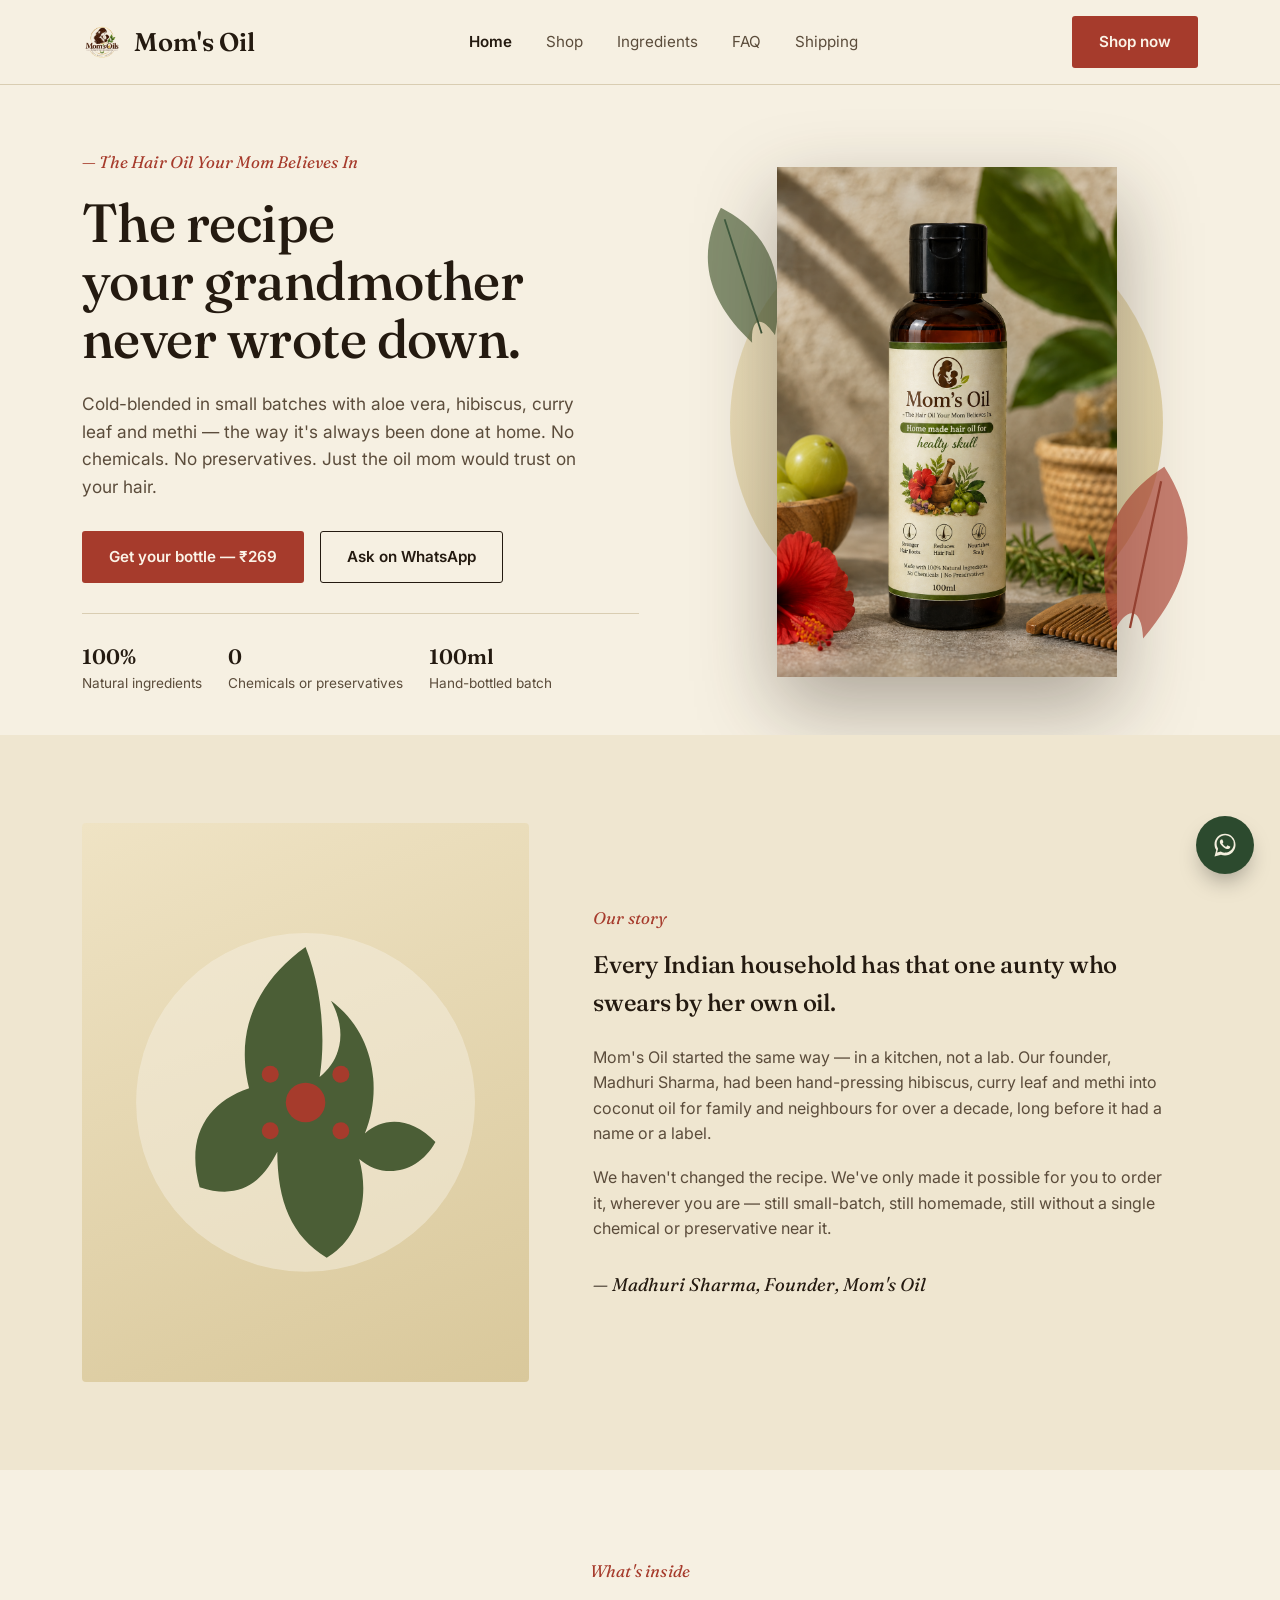
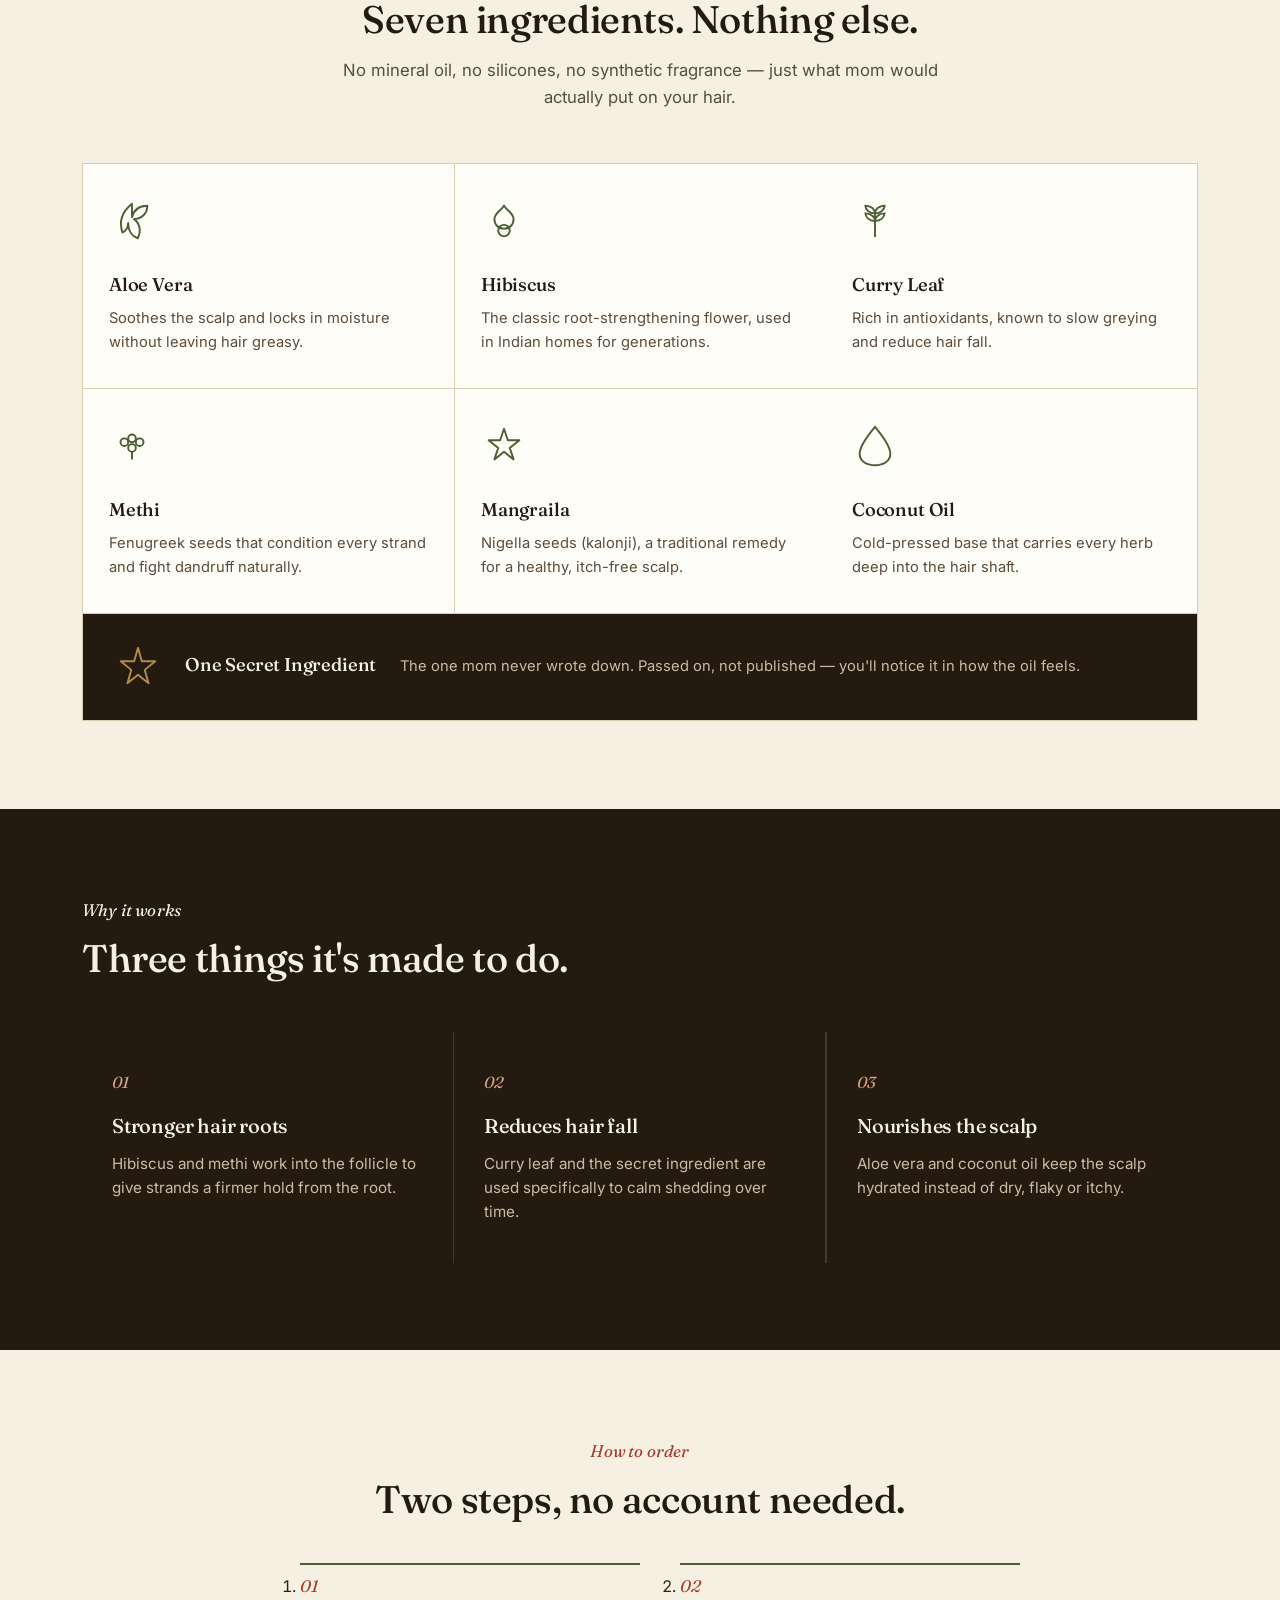
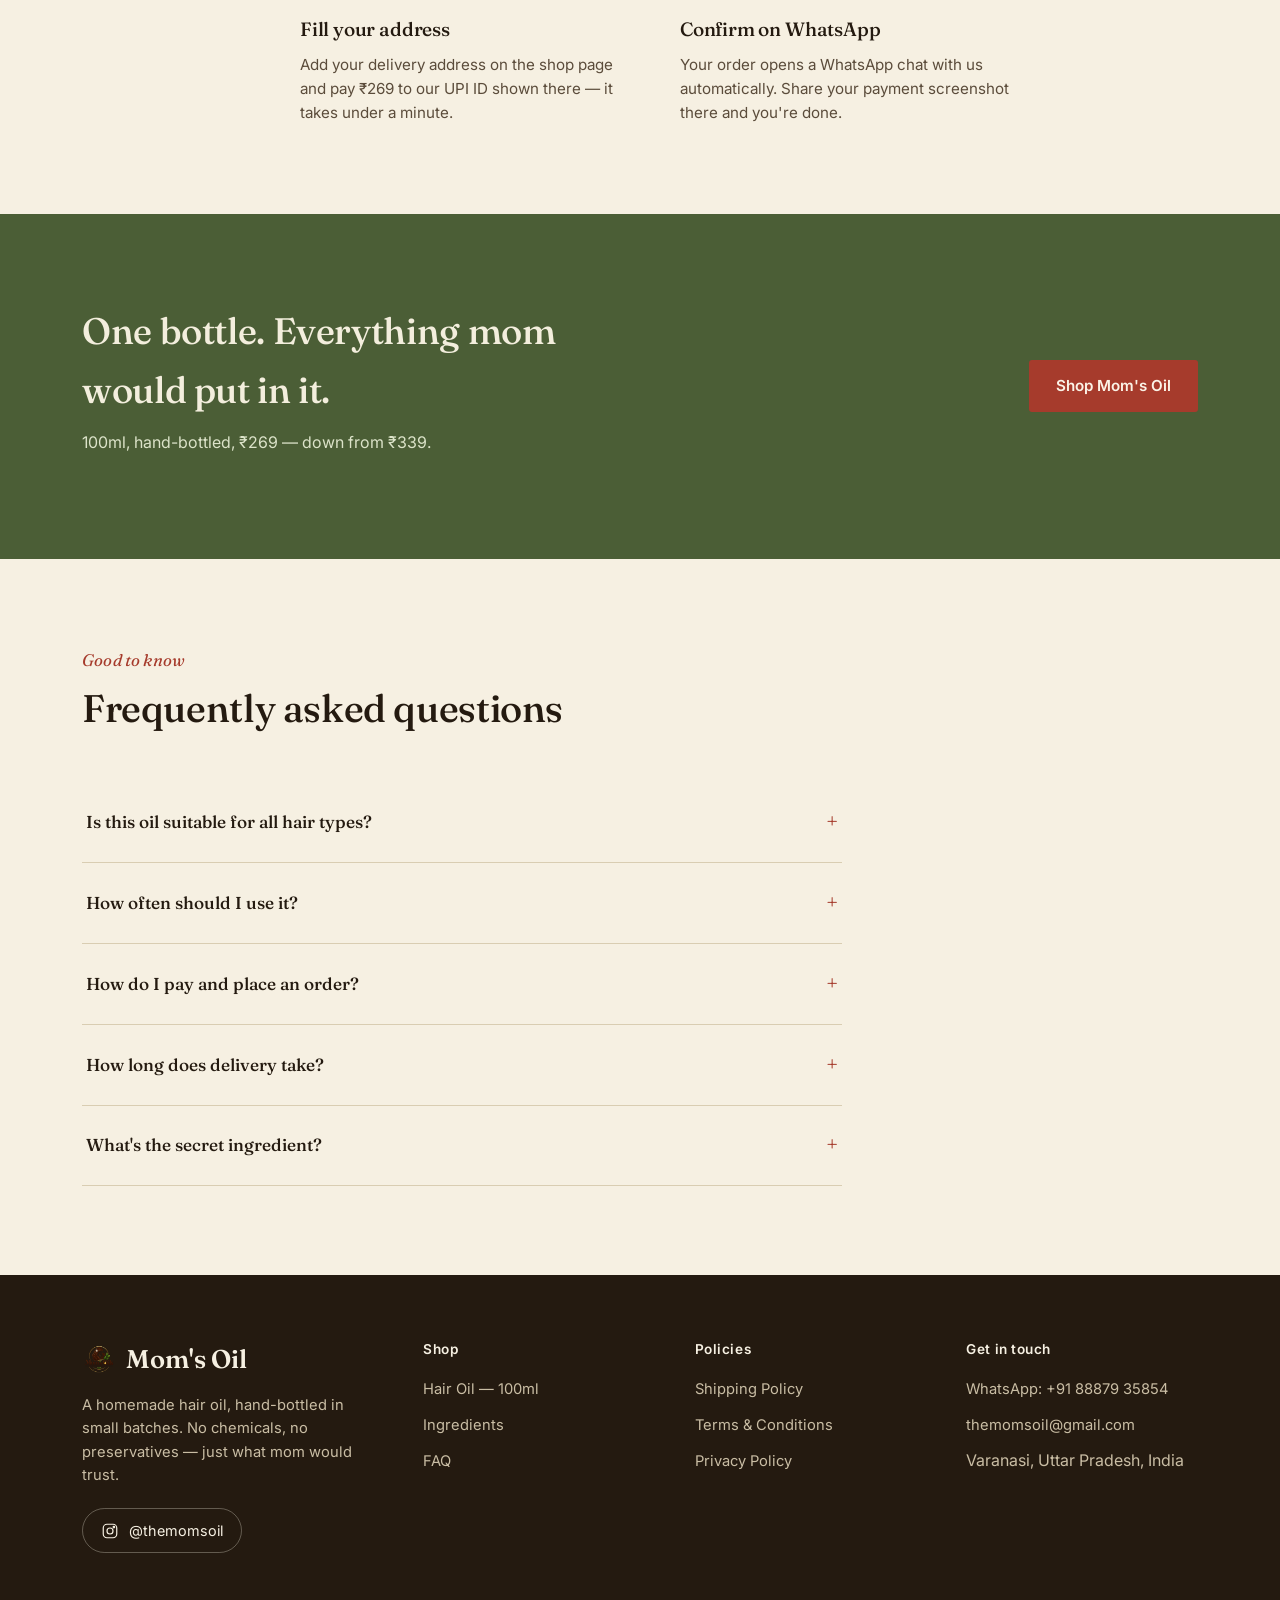
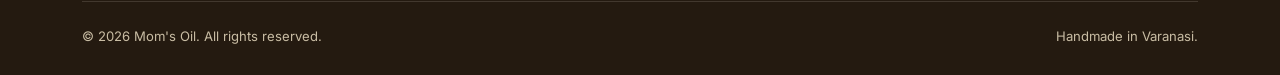
<file: index.html>
<!DOCTYPE html>
<html lang="en">

<head>
  <meta charset="UTF-8">
  <meta name="viewport" content="width=device-width, initial-scale=1.0">
  <title>Mom's Oil — The Hair Oil Your Mom Believes In</title>
  <meta name="description"
    content="A homemade hair oil brewed the way mothers have always made it — aloe vera, hibiscus, curry leaf, methi, mangraila, coconut oil and one secret ingredient. 100ml, ₹269.">
  <link rel="icon" type="image/png" href="assets/favicon.png">
  <link rel="stylesheet" href="css/style.css">
</head>

<body>

  <header class="site-header">
    <div class="wrap">
      <a href="index.html" class="brand">
        <img src="assets/logo.png" alt="Mom's Oil logo" class="brand-logo">
        <span class="brand-mark">Mom's&nbsp;Oil</span>
      </a>
      <nav class="main-nav" id="main-nav">
        <ul>
          <li><a href="index.html" class="active">Home</a></li>
          <li><a href="product.html">Shop</a></li>
          <li><a href="index.html#ingredients">Ingredients</a></li>
          <li><a href="index.html#faq">FAQ</a></li>
          <li><a href="shipping-policy.html">Shipping</a></li>
        </ul>
      </nav>
      <div class="header-actions">
        <a class="btn btn-primary" href="product.html"><span>Shop now</span></a>
        <button class="menu-toggle" id="menu-toggle" aria-label="Toggle menu" aria-expanded="false">
          <span></span><span></span><span></span>
        </button>
      </div>
    </div>
  </header>

  <main>
    <!-- ---------- HERO ---------- -->
    <section class="hero">
      <div class="wrap">
        <div class="hero-copy">
          <span class="eyebrow">— The Hair Oil Your Mom Believes In</span>
          <h1>The recipe your&nbsp;grandmother<br>never wrote down.</h1>
          <p class="lede">Cold-blended in small batches with aloe vera, hibiscus, curry leaf and methi — the way it's
            always been done at home. No chemicals. No preservatives. Just the oil mom would trust on your hair.</p>
          <div class="hero-actions">
            <a href="product.html" class="btn btn-primary">Get your bottle — ₹269</a>
            <a href="https://wa.me/918887935854?text=Hi%20Mom's%20Oil%2C%20I%20have%20a%20question%20about%20the%20hair%20oil."
              class="btn btn-outline" target="_blank" rel="noopener">Ask on WhatsApp</a>
          </div>
          <div class="hero-trust">
            <div><strong>100%</strong>Natural ingredients</div>
            <div><strong>0</strong>Chemicals or preservatives</div>
            <div><strong>100ml</strong>Hand-bottled batch</div>
          </div>
        </div>
        <div class="hero-visual">
          <div class="backdrop"></div>
          <svg class="leaf-decor l1" viewBox="0 0 100 140" fill="none" xmlns="http://www.w3.org/2000/svg">
            <path d="M50 5C75 30 90 65 60 120C55 100 45 100 40 120C10 65 25 30 50 5Z" fill="#4B5E36" opacity="0.75" />
            <path d="M50 15V115" stroke="#2C4A2E" stroke-width="1.5" />
          </svg>
          <img src="assets/bottle.png" width="768" height="1152" loading="eager" decoding="async" fetchpriority="high"
            alt="Mom's Oil 100ml homemade hair oil bottle with a botanical label of hibiscus and gooseberry">
          <svg class="leaf-decor l2" viewBox="0 0 100 140" fill="none" xmlns="http://www.w3.org/2000/svg">
            <path d="M50 5C75 30 90 65 60 120C55 100 45 100 40 120C10 65 25 30 50 5Z" fill="#A63B2C" opacity="0.7" />
            <path d="M50 15V115" stroke="#8B301F" stroke-width="1.5" />
          </svg>
        </div>
      </div>
    </section>

    <!-- ---------- STORY ---------- -->
    <section class="story">
      <div class="wrap">
        <div class="story-art" aria-hidden="true">
          <svg viewBox="0 0 260 300" xmlns="http://www.w3.org/2000/svg">
            <circle cx="130" cy="150" r="120" fill="#F6F0E2" opacity="0.5" />
            <path
              d="M130 40C95 65 80 100 90 140C60 150 45 175 55 210C85 220 100 205 110 185C110 220 120 245 145 260C170 245 175 215 168 190C185 205 210 200 222 178C205 160 185 160 172 172C185 140 178 100 148 78C160 100 155 120 140 132C145 100 140 65 130 40Z"
              fill="#4B5E36" />
            <circle cx="130" cy="150" r="14" fill="#A63B2C" />
            <g fill="#A63B2C">
              <circle cx="105" cy="130" r="6" />
              <circle cx="155" cy="130" r="6" />
              <circle cx="105" cy="170" r="6" />
              <circle cx="155" cy="170" r="6" />
            </g>
          </svg>
        </div>
        <div class="story-copy">
          <span class="eyebrow">Our story</span>
          <h2 style="margin:14px 0 22px;">Every Indian household has that one aunty who swears by her own oil.</h2>
          <p>Mom's Oil started the same way — in a kitchen, not a lab. Our founder, Madhuri Sharma, had been
            hand-pressing hibiscus, curry leaf and methi into coconut oil for family and neighbours for over a decade,
            long before it had a name or a label.</p>
          <p>We haven't changed the recipe. We've only made it possible for you to order it, wherever you are — still
            small-batch, still homemade, still without a single chemical or preservative near it.</p>
          <p class="signature">— Madhuri Sharma, Founder, Mom's Oil</p>
        </div>
      </div>
    </section>

    <!-- ---------- INGREDIENTS ---------- -->
    <section id="ingredients">
      <div class="wrap">
        <div class="section-head center">
          <span class="eyebrow">What's inside</span>
          <h2>Seven ingredients. Nothing else.</h2>
          <p>No mineral oil, no silicones, no synthetic fragrance — just what mom would actually put on your hair.</p>
        </div>

        <div class="ingredients-grid">
          <div class="ingredient-card">
            <svg class="icon" viewBox="0 0 48 48" fill="none">
              <path
                d="M24 6C14 14 10 24 14 36C18 34 20 30 20 26C20 34 24 40 30 42C34 34 32 26 26 22C34 22 40 16 40 8C32 8 26 12 24 20C24 14 24 9 24 6Z"
                stroke="currentColor" stroke-width="2" stroke-linejoin="round" />
            </svg>
            <h3>Aloe Vera</h3>
            <p>Soothes the scalp and locks in moisture without leaving hair greasy.</p>
          </div>
          <div class="ingredient-card">
            <svg class="icon" viewBox="0 0 48 48" fill="none">
              <path d="M24 8C28 14 34 16 34 22C34 28 30 32 24 32C18 32 14 28 14 22C14 16 20 14 24 8Z"
                stroke="currentColor" stroke-width="2" />
              <circle cx="24" cy="34" r="6" stroke="currentColor" stroke-width="2" />
            </svg>
            <h3>Hibiscus</h3>
            <p>The classic root-strengthening flower, used in Indian homes for generations.</p>
          </div>
          <div class="ingredient-card">
            <svg class="icon" viewBox="0 0 48 48" fill="none">
              <path
                d="M24 40V16M24 16C18 16 14 12 14 8C20 8 24 12 24 16ZM24 16C30 16 34 12 34 8C28 8 24 12 24 16ZM24 24C18 24 14 20 14 16C20 16 24 20 24 24ZM24 24C30 24 34 20 34 16C28 16 24 20 24 24Z"
                stroke="currentColor" stroke-width="2" stroke-linecap="round" />
            </svg>
            <h3>Curry Leaf</h3>
            <p>Rich in antioxidants, known to slow greying and reduce hair fall.</p>
          </div>
          <div class="ingredient-card">
            <svg class="icon" viewBox="0 0 48 48" fill="none">
              <circle cx="16" cy="20" r="4" stroke="currentColor" stroke-width="2" />
              <circle cx="24" cy="16" r="4" stroke="currentColor" stroke-width="2" />
              <circle cx="32" cy="20" r="4" stroke="currentColor" stroke-width="2" />
              <circle cx="24" cy="26" r="4" stroke="currentColor" stroke-width="2" />
              <path d="M24 30v8" stroke="currentColor" stroke-width="2" />
            </svg>
            <h3>Methi</h3>
            <p>Fenugreek seeds that condition every strand and fight dandruff naturally.</p>
          </div>
          <div class="ingredient-card">
            <svg class="icon" viewBox="0 0 48 48" fill="none">
              <path d="M24 6L28 18H40L30 26L34 38L24 30L14 38L18 26L8 18H20L24 6Z" stroke="currentColor"
                stroke-width="2" stroke-linejoin="round" />
            </svg>
            <h3>Mangraila</h3>
            <p>Nigella seeds (kalonji), a traditional remedy for a healthy, itch-free scalp.</p>
          </div>
          <div class="ingredient-card">
            <svg class="icon" viewBox="0 0 48 48" fill="none">
              <path d="M24 4C34 16 40 26 40 32C40 39.7 32.8 44 24 44C15.2 44 8 39.7 8 32C8 26 14 16 24 4Z"
                stroke="currentColor" stroke-width="2" />
            </svg>
            <h3>Coconut Oil</h3>
            <p>Cold-pressed base that carries every herb deep into the hair shaft.</p>
          </div>
          <div class="ingredient-card secret">
            <svg class="icon" viewBox="0 0 48 48" fill="none">
              <path d="M24 4L28 18L42 18L31 27L35 41L24 32L13 41L17 27L6 18L20 18L24 4Z" stroke="currentColor"
                stroke-width="2" stroke-linejoin="round" />
            </svg>
            <h3>One Secret Ingredient</h3>
            <p>The one mom never wrote down. Passed on, not published — you'll notice it in how the oil feels.</p>
          </div>
        </div>
      </div>
    </section>

    <!-- ---------- BENEFITS ---------- -->
    <section class="benefits">
      <div class="wrap">
        <div class="section-head">
          <span class="eyebrow">Why it works</span>
          <h2>Three things it's made to do.</h2>
        </div>
        <div class="benefits-row">
          <div class="benefit">
            <span class="num">01</span>
            <h3>Stronger hair roots</h3>
            <p>Hibiscus and methi work into the follicle to give strands a firmer hold from the root.</p>
          </div>
          <div class="benefit">
            <span class="num">02</span>
            <h3>Reduces hair fall</h3>
            <p>Curry leaf and the secret ingredient are used specifically to calm shedding over time.</p>
          </div>
          <div class="benefit">
            <span class="num">03</span>
            <h3>Nourishes the scalp</h3>
            <p>Aloe vera and coconut oil keep the scalp hydrated instead of dry, flaky or itchy.</p>
          </div>
        </div>
      </div>
    </section>

    <!-- ---------- HOW TO ORDER ---------- -->
    <section class="how-it-works">
      <div class="wrap">
        <div class="section-head center">
          <span class="eyebrow">How to order</span>
          <h2>Two steps, no account needed.</h2>
        </div>
        <ol>
          <li>
            <h3>Fill your address</h3>
            <p>Add your delivery address on the shop page and pay ₹269 to our UPI ID shown there — it takes under a
              minute.</p>
          </li>
          <li>
            <h3>Confirm on WhatsApp</h3>
            <p>Your order opens a WhatsApp chat with us automatically. Share your payment screenshot there and you're
              done.</p>
          </li>
        </ol>
      </div>
    </section>

    <!-- ---------- CTA BAND ---------- -->
    <section class="cta-band">
      <div class="wrap">
        <div>
          <h2>One bottle. Everything mom would put in it.</h2>
          <p>100ml, hand-bottled, ₹269 — down from ₹339.</p>
        </div>
        <a href="product.html" class="btn btn-primary">Shop Mom's Oil</a>
      </div>
    </section>

    <!-- ---------- FAQ ---------- -->
    <section id="faq">
      <div class="wrap">
        <div class="section-head">
          <span class="eyebrow">Good to know</span>
          <h2>Frequently asked questions</h2>
        </div>
        <div class="faq-list">
          <details class="faq-item">
            <summary>Is this oil suitable for all hair types?</summary>
            <p>Yes — it's a light, herb-infused coconut oil base suitable for oily, dry and normal scalps. If you have a
              specific scalp condition, we'd recommend checking with a dermatologist first.</p>
          </details>
          <details class="faq-item">
            <summary>How often should I use it?</summary>
            <p>Most people massage it in 2–3 times a week, at least an hour before a wash, or overnight for a deeper
              treatment.</p>
          </details>
          <details class="faq-item">
            <summary>How do I pay and place an order?</summary>
            <p>Pay the amount to our UPI ID on the shop page, fill in your delivery address, and submit — this opens
              WhatsApp with your order details filled in for you to confirm.</p>
          </details>
          <details class="faq-item">
            <summary>How long does delivery take?</summary>
            <p>See our <a href="shipping-policy.html" style="color:var(--hibiscus);">Shipping Policy</a> for current
              dispatch and delivery timelines by region.</p>
          </details>
          <details class="faq-item">
            <summary>What's the secret ingredient?</summary>
            <p>It's the one part of the recipe that's stayed in the family. We're happy to share everything else about
              how the oil is made — just ask us on WhatsApp.</p>
          </details>
        </div>
      </div>
    </section>
  </main>

  <footer class="site-footer">
    <div class="wrap">
      <div class="footer-top">
        <div class="footer-brand">
          <div class="brand" style="justify-content:flex-start;">
            <img src="assets/logo.png" alt="Mom's Oil logo" class="brand-logo">
            <span class="brand-mark">Mom's&nbsp;Oil</span>
          </div>
          <p>A homemade hair oil, hand-bottled in small batches. No chemicals, no preservatives — just what mom would
            trust.</p>
          <a class="footer-social" href="https://instagram.com/themomsoil" target="_blank" rel="noopener">
            <svg viewBox="0 0 24 24" fill="none" stroke="currentColor" stroke-width="1.6">
              <rect x="3" y="3" width="18" height="18" rx="5" />
              <circle cx="12" cy="12" r="4" />
              <circle cx="17.2" cy="6.8" r="1" />
            </svg>
            @themomsoil
          </a>
        </div>
        <div class="footer-col">
          <h4>Shop</h4>
          <ul>
            <li><a href="product.html">Hair Oil — 100ml</a></li>
            <li><a href="index.html#ingredients">Ingredients</a></li>
            <li><a href="index.html#faq">FAQ</a></li>
          </ul>
        </div>
        <div class="footer-col">
          <h4>Policies</h4>
          <ul>
            <li><a href="shipping-policy.html">Shipping Policy</a></li>
            <li><a href="terms-and-conditions.html">Terms &amp; Conditions</a></li>
            <li><a href="privacy-policy.html">Privacy Policy</a></li>
          </ul>
        </div>
        <div class="footer-col">
          <h4>Get in touch</h4>
          <ul>
            <li><a href="https://wa.me/918887935854" target="_blank" rel="noopener">WhatsApp: +91 88879 35854</a></li>
            <li><a href="mailto:themomsoil@gmail.com">themomsoil@gmail.com</a></li>
            <li>Varanasi, Uttar Pradesh, India</li>
          </ul>
        </div>
      </div>
      <div class="footer-bottom">
        <span>© <span id="year"></span> Mom's Oil. All rights reserved.</span>
        <span>Handmade in Varanasi.</span>
      </div>
    </div>
  </footer>

  <a class="wa-float" href="https://wa.me/918887935854?text=Hi%20Mom's%20Oil%2C%20I%27d%20like%20to%20know%20more."
    target="_blank" rel="noopener" aria-label="Chat on WhatsApp">
    <svg viewBox="0 0 32 32" fill="#F3EEDD">
      <path
        d="M16.02 3C9.4 3 4 8.4 4 15.02c0 2.5.72 4.83 2 6.8L4 29l7.36-1.93a11.9 11.9 0 0 0 4.66.94h.01c6.62 0 12-5.4 12-12.02C28.03 8.4 22.65 3 16.02 3zm0 21.8c-1.55 0-3.06-.42-4.38-1.2l-.31-.19-4.37 1.15 1.17-4.26-.2-.33a9.7 9.7 0 0 1-1.5-5.19c0-5.4 4.4-9.8 9.8-9.8 2.62 0 5.08 1.02 6.93 2.87a9.72 9.72 0 0 1 2.86 6.93c0 5.4-4.4 9.8-9.8 9.8h-.2zm5.36-7.34c-.29-.15-1.74-.86-2.01-.96-.27-.1-.47-.15-.66.15-.2.29-.76.96-.93 1.16-.17.2-.34.22-.63.07-.29-.15-1.23-.45-2.34-1.44a8.75 8.75 0 0 1-1.62-2.02c-.17-.29-.02-.45.13-.6.13-.13.29-.34.44-.51.15-.17.2-.29.29-.49.1-.2.05-.37-.02-.51-.08-.15-.66-1.6-.9-2.19-.24-.57-.48-.5-.66-.5h-.56c-.2 0-.51.07-.78.37-.27.29-1.02 1-1.02 2.44s1.05 2.83 1.2 3.02c.15.2 2.06 3.15 5 4.42.7.3 1.24.48 1.67.62.7.22 1.34.19 1.84.12.56-.08 1.74-.71 1.98-1.4.24-.68.24-1.27.17-1.4-.07-.13-.27-.2-.56-.34z" />
    </svg>
  </a>

  <script>document.getElementById('year').textContent = new Date().getFullYear();</script>
  <script src="js/main.js"></script>
</body>

</html>
</file>
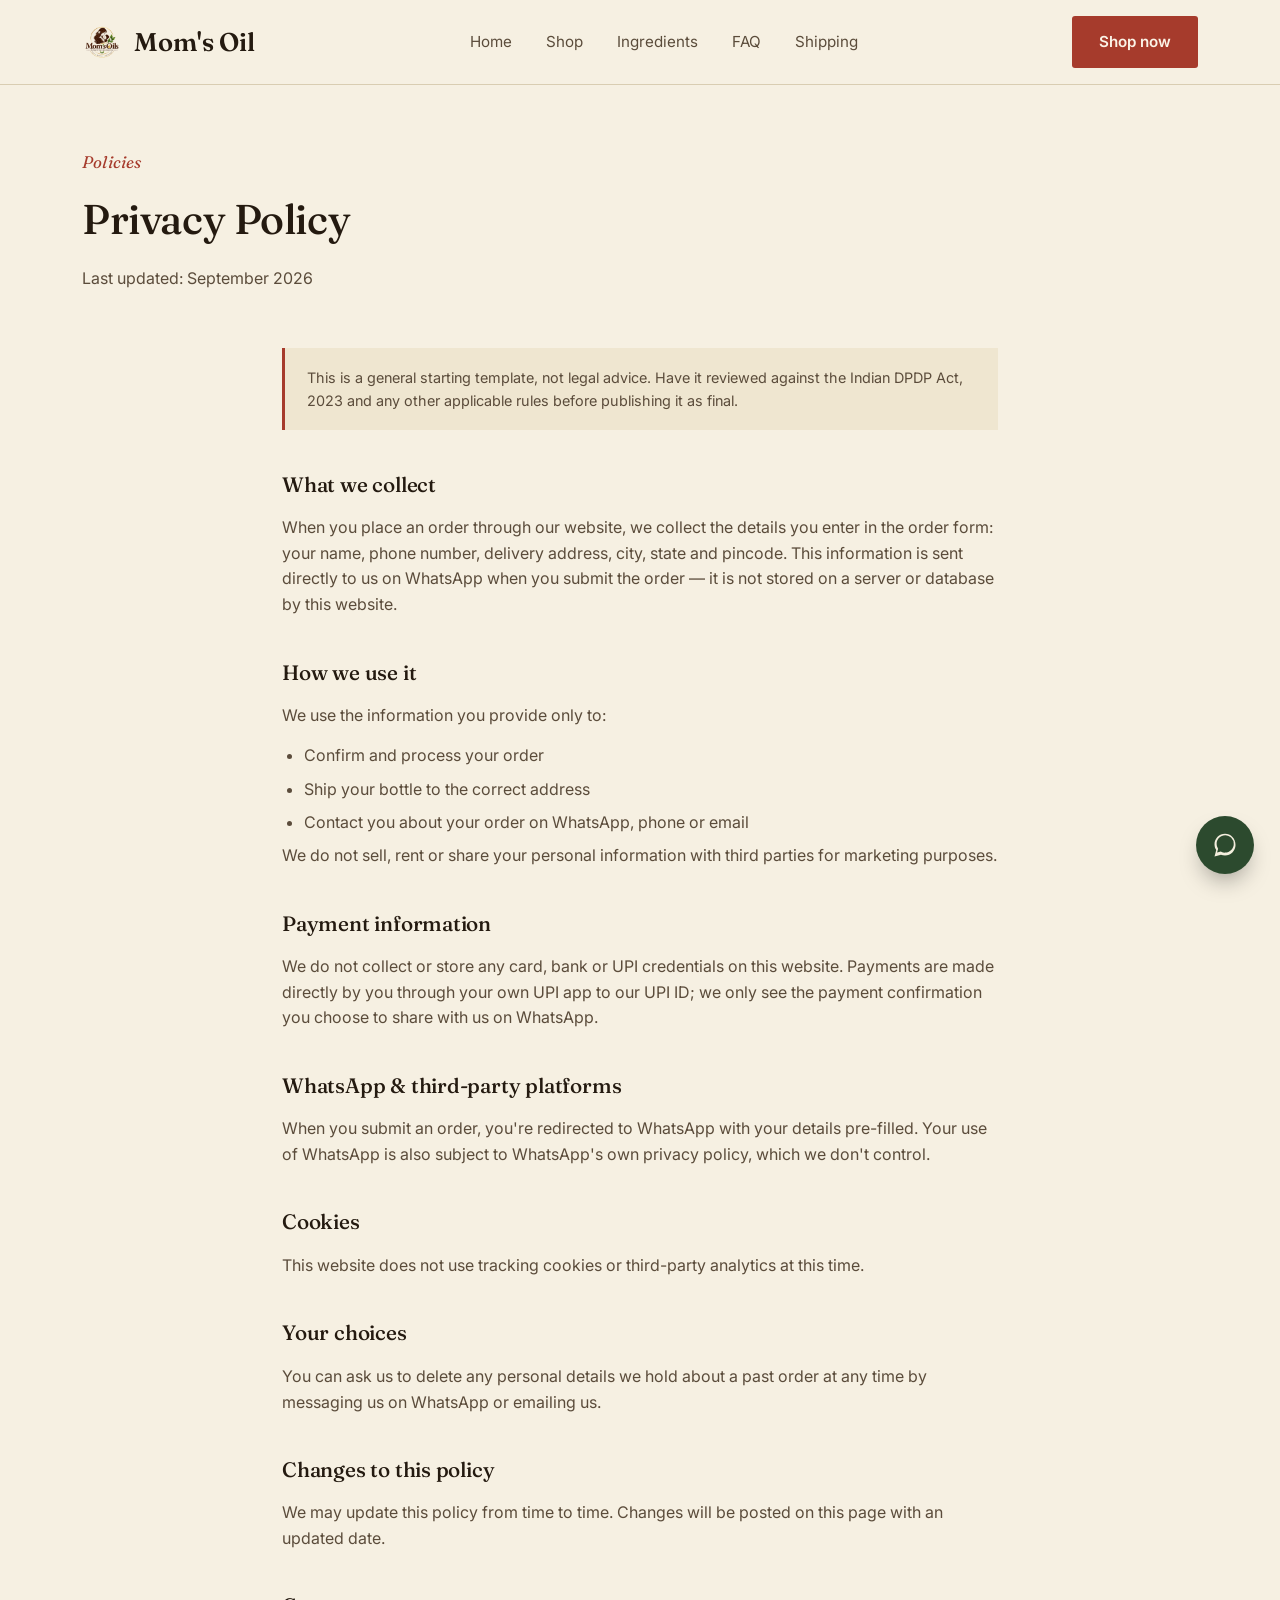
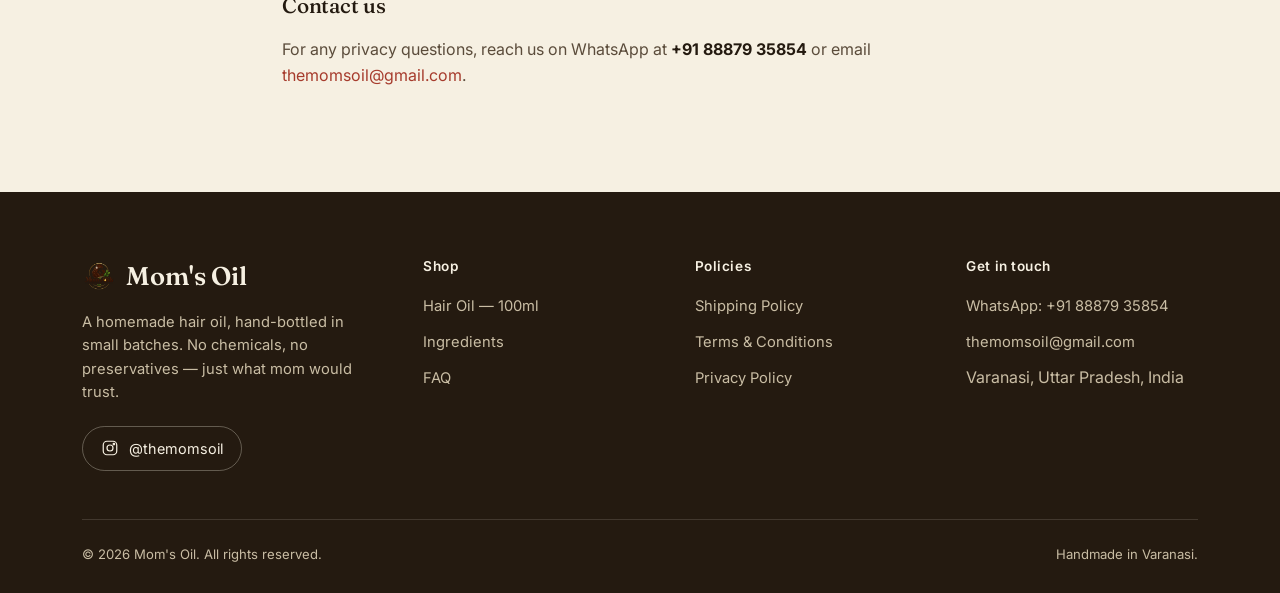
<file: privacy-policy.html>
<!DOCTYPE html>
<html lang="en">

<head>
  <meta charset="UTF-8">
  <meta name="viewport" content="width=device-width, initial-scale=1.0">
  <title>Privacy Policy — Mom's Oil</title>
  <link rel="icon" type="image/png" href="assets/favicon.png">
  <link rel="stylesheet" href="css/style.css">
</head>

<body>

  <header class="site-header">
    <div class="wrap">
      <a href="index.html" class="brand"><img src="assets/logo.png" alt="Mom's Oil logo" class="brand-logo"><span
          class="brand-mark">Mom's&nbsp;Oil</span></a>
      <nav class="main-nav" id="main-nav">
        <ul>
          <li><a href="index.html">Home</a></li>
          <li><a href="product.html">Shop</a></li>
          <li><a href="index.html#ingredients">Ingredients</a></li>
          <li><a href="index.html#faq">FAQ</a></li>
          <li><a href="shipping-policy.html">Shipping</a></li>
        </ul>
      </nav>
      <div class="header-actions">
        <a class="btn btn-primary" href="product.html"><span>Shop now</span></a>
        <button class="menu-toggle" id="menu-toggle" aria-label="Toggle menu"
          aria-expanded="false"><span></span><span></span><span></span></button>
      </div>
    </div>
  </header>

  <main>
    <section class="legal-hero">
      <div class="wrap">
        <span class="eyebrow">Policies</span>
        <h1 style="margin-top:10px;">Privacy Policy</h1>
        <p>Last updated: September 2026</p>
      </div>
    </section>

    <section class="legal-body">
      <div class="wrap">
        <div class="legal-note">This is a general starting template, not legal advice. Have it reviewed against the
          Indian DPDP Act, 2023 and any other applicable rules before publishing it as final.</div>

        <h2>What we collect</h2>
        <p>When you place an order through our website, we collect the details you enter in the order form: your name,
          phone number, delivery address, city, state and pincode. This information is sent directly to us on WhatsApp
          when you submit the order — it is not stored on a server or database by this website.</p>

        <h2>How we use it</h2>
        <p>We use the information you provide only to:</p>
        <ul>
          <li>Confirm and process your order</li>
          <li>Ship your bottle to the correct address</li>
          <li>Contact you about your order on WhatsApp, phone or email</li>
        </ul>
        <p>We do not sell, rent or share your personal information with third parties for marketing purposes.</p>

        <h2>Payment information</h2>
        <p>We do not collect or store any card, bank or UPI credentials on this website. Payments are made directly by
          you through your own UPI app to our UPI ID; we only see the payment confirmation you choose to share with us
          on WhatsApp.</p>

        <h2>WhatsApp &amp; third-party platforms</h2>
        <p>When you submit an order, you're redirected to WhatsApp with your details pre-filled. Your use of WhatsApp is
          also subject to WhatsApp's own privacy policy, which we don't control.</p>

        <h2>Cookies</h2>
        <p>This website does not use tracking cookies or third-party analytics at this time.</p>

        <h2>Your choices</h2>
        <p>You can ask us to delete any personal details we hold about a past order at any time by messaging us on
          WhatsApp or emailing us.</p>

        <h2>Changes to this policy</h2>
        <p>We may update this policy from time to time. Changes will be posted on this page with an updated date.</p>

        <h2>Contact us</h2>
        <p>For any privacy questions, reach us on WhatsApp at <strong>+91 88879 35854</strong> or email <a
            href="mailto:themomsoil@gmail.com" style="color:var(--hibiscus);">themomsoil@gmail.com</a>.</p>
      </div>
    </section>
  </main>

  <footer class="site-footer">
    <div class="wrap">
      <div class="footer-top">
        <div class="footer-brand">
          <div class="brand" style="justify-content:flex-start;">
            <img src="assets/logo.png" alt="Mom's Oil logo" class="brand-logo">
            <span class="brand-mark">Mom's&nbsp;Oil</span>
          </div>
          <p>A homemade hair oil, hand-bottled in small batches. No chemicals, no preservatives — just what mom would
            trust.</p>
          <a class="footer-social" href="https://instagram.com/themomsoil" target="_blank" rel="noopener">
            <svg viewBox="0 0 24 24" fill="none" stroke="currentColor" stroke-width="1.6">
              <rect x="3" y="3" width="18" height="18" rx="5" />
              <circle cx="12" cy="12" r="4" />
              <circle cx="17.2" cy="6.8" r="1" />
            </svg>
            @themomsoil
          </a>
        </div>
        <div class="footer-col">
          <h4>Shop</h4>
          <ul>
            <li><a href="product.html">Hair Oil — 100ml</a></li>
            <li><a href="index.html#ingredients">Ingredients</a></li>
            <li><a href="index.html#faq">FAQ</a></li>
          </ul>
        </div>
        <div class="footer-col">
          <h4>Policies</h4>
          <ul>
            <li><a href="shipping-policy.html">Shipping Policy</a></li>
            <li><a href="terms-and-conditions.html">Terms &amp; Conditions</a></li>
            <li><a href="privacy-policy.html" class="active">Privacy Policy</a></li>
          </ul>
        </div>
        <div class="footer-col">
          <h4>Get in touch</h4>
          <ul>
            <li><a href="https://wa.me/918887935854" target="_blank" rel="noopener">WhatsApp: +91 88879 35854</a></li>
            <li><a href="mailto:themomsoil@gmail.com">themomsoil@gmail.com</a></li>
            <li>Varanasi, Uttar Pradesh, India</li>
          </ul>
        </div>
      </div>
      <div class="footer-bottom">
        <span>© <span id="year"></span> Mom's Oil. All rights reserved.</span>
        <span>Handmade in Varanasi.</span>
      </div>
    </div>
  </footer>

  <a class="wa-float" href="https://wa.me/918887935854" target="_blank" rel="noopener" aria-label="Chat on WhatsApp">
    <svg viewBox="0 0 32 32" fill="#F3EEDD">
      <path
        d="M16.02 3C9.4 3 4 8.4 4 15.02c0 2.5.72 4.83 2 6.8L4 29l7.36-1.93a11.9 11.9 0 0 0 4.66.94h.01c6.62 0 12-5.4 12-12.02C28.03 8.4 22.65 3 16.02 3zm0 21.8c-1.55 0-3.06-.42-4.38-1.2l-.31-.19-4.37 1.15 1.17-4.26-.2-.33a9.7 9.7 0 0 1-1.5-5.19c0-5.4 4.4-9.8 9.8-9.8 2.62 0 5.08 1.02 6.93 2.87a9.72 9.72 0 0 1 2.86 6.93c0 5.4-4.4 9.8-9.8 9.8h-.2z" />
    </svg>
  </a>

  <script>document.getElementById('year').textContent = new Date().getFullYear();</script>
  <script src="js/main.js"></script>
</body>

</html>
</file>
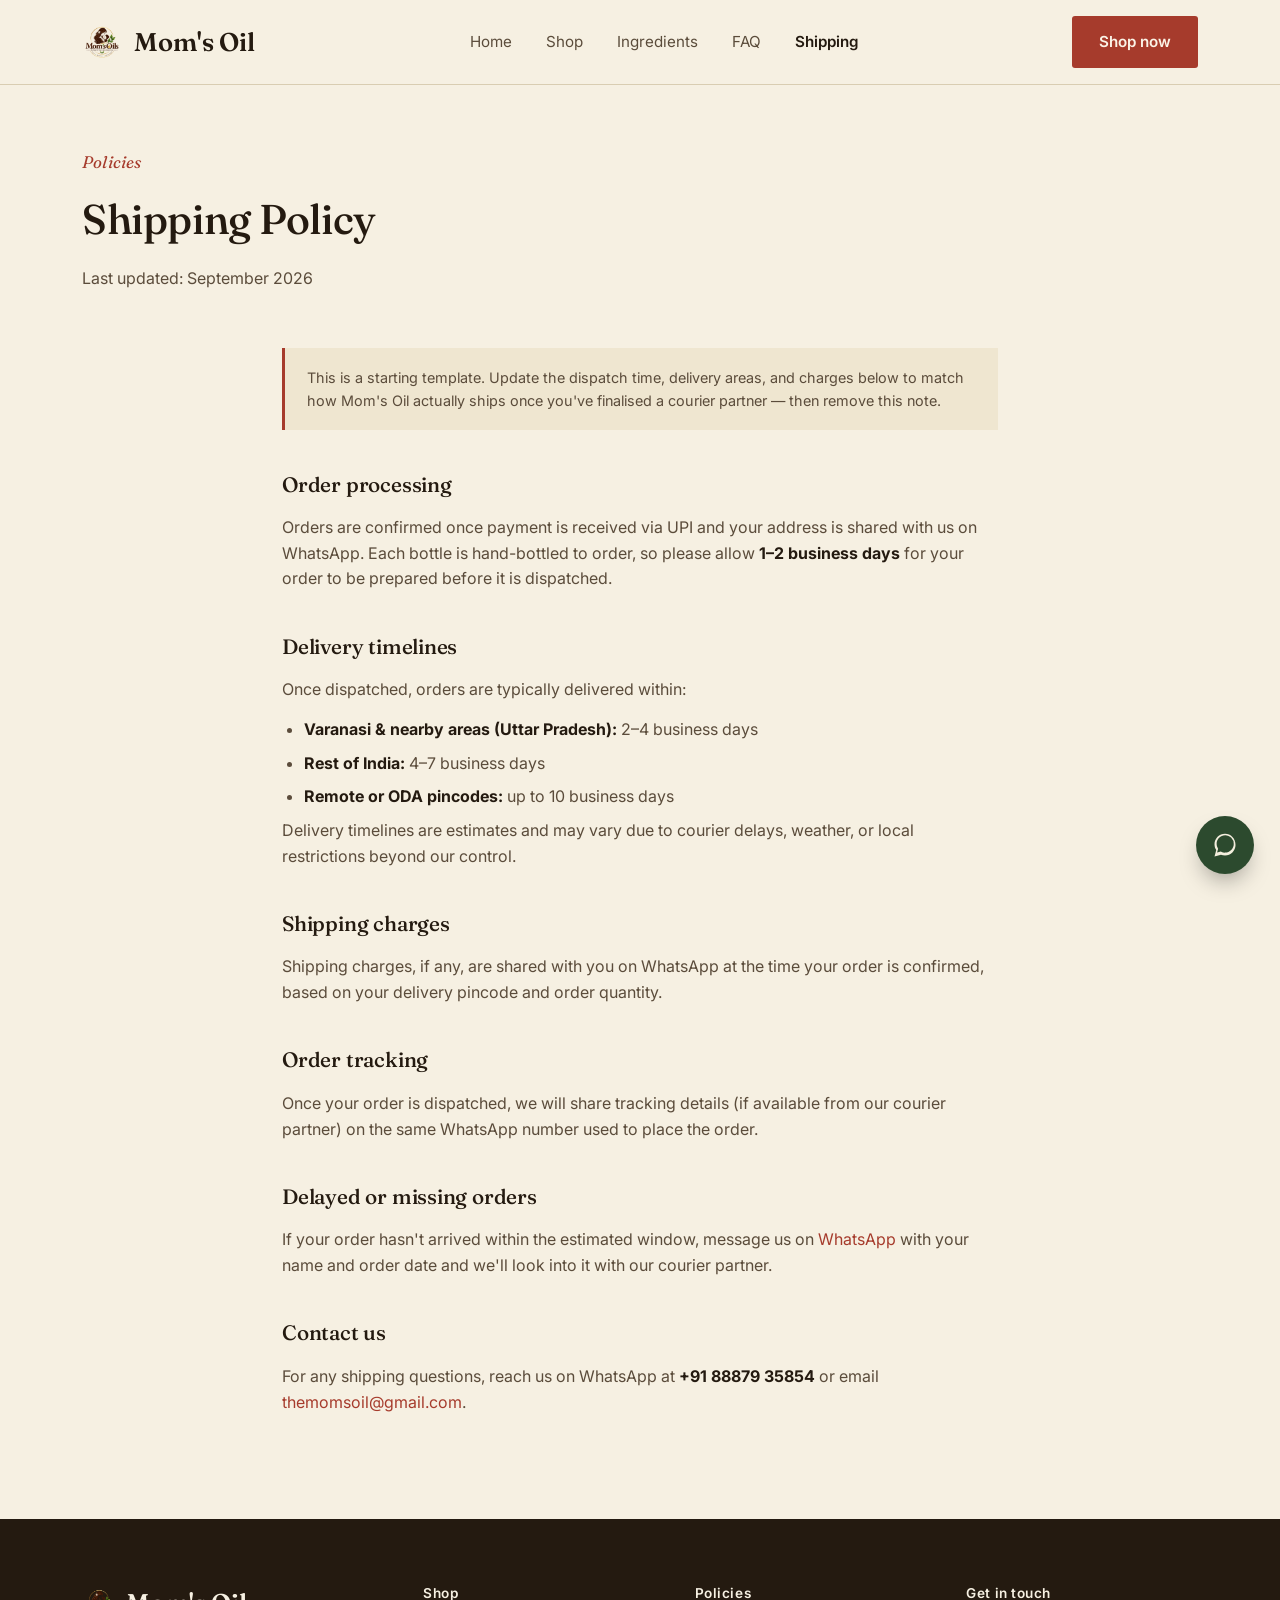
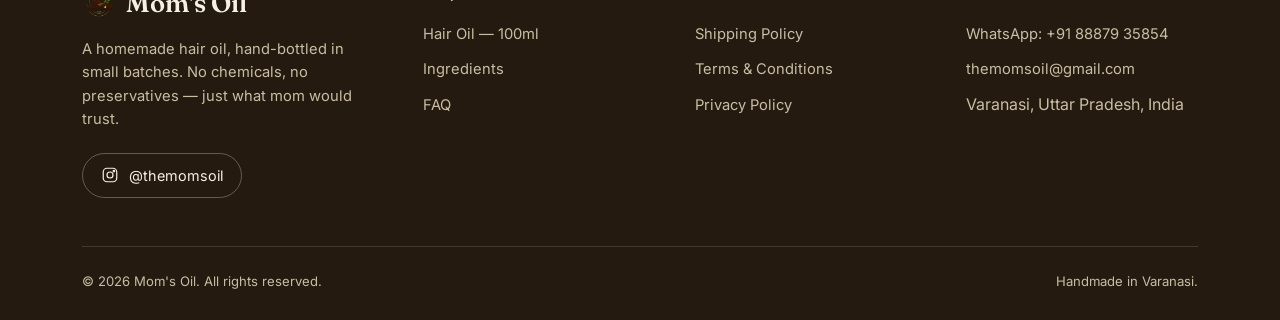
<file: shipping-policy.html>
<!DOCTYPE html>
<html lang="en">

<head>
  <meta charset="UTF-8">
  <meta name="viewport" content="width=device-width, initial-scale=1.0">
  <title>Shipping Policy — Mom's Oil</title>
  <link rel="icon" type="image/png" href="assets/favicon.png">
  <link rel="stylesheet" href="css/style.css">
</head>

<body>

  <header class="site-header">
    <div class="wrap">
      <a href="index.html" class="brand"><img src="assets/logo.png" alt="Mom's Oil logo" class="brand-logo"><span
          class="brand-mark">Mom's&nbsp;Oil</span></a>
      <nav class="main-nav" id="main-nav">
        <ul>
          <li><a href="index.html">Home</a></li>
          <li><a href="product.html">Shop</a></li>
          <li><a href="index.html#ingredients">Ingredients</a></li>
          <li><a href="index.html#faq">FAQ</a></li>
          <li><a href="shipping-policy.html" class="active">Shipping</a></li>
        </ul>
      </nav>
      <div class="header-actions">
        <a class="btn btn-primary" href="product.html"><span>Shop now</span></a>
        <button class="menu-toggle" id="menu-toggle" aria-label="Toggle menu"
          aria-expanded="false"><span></span><span></span><span></span></button>
      </div>
    </div>
  </header>

  <main>
    <section class="legal-hero">
      <div class="wrap">
        <span class="eyebrow">Policies</span>
        <h1 style="margin-top:10px;">Shipping Policy</h1>
        <p>Last updated: September 2026</p>
      </div>
    </section>

    <section class="legal-body">
      <div class="wrap">
        <div class="legal-note">This is a starting template. Update the dispatch time, delivery areas, and charges below
          to match how Mom's Oil actually ships once you've finalised a courier partner — then remove this note.</div>

        <h2>Order processing</h2>
        <p>Orders are confirmed once payment is received via UPI and your address is shared with us on WhatsApp. Each
          bottle is hand-bottled to order, so please allow <strong>1–2 business days</strong> for your order to be
          prepared before it is dispatched.</p>

        <h2>Delivery timelines</h2>
        <p>Once dispatched, orders are typically delivered within:</p>
        <ul>
          <li><strong>Varanasi &amp; nearby areas (Uttar Pradesh):</strong> 2–4 business days</li>
          <li><strong>Rest of India:</strong> 4–7 business days</li>
          <li><strong>Remote or ODA pincodes:</strong> up to 10 business days</li>
        </ul>
        <p>Delivery timelines are estimates and may vary due to courier delays, weather, or local restrictions beyond
          our control.</p>

        <h2>Shipping charges</h2>
        <p>Shipping charges, if any, are shared with you on WhatsApp at the time your order is confirmed, based on your
          delivery pincode and order quantity.</p>

        <h2>Order tracking</h2>
        <p>Once your order is dispatched, we will share tracking details (if available from our courier partner) on the
          same WhatsApp number used to place the order.</p>

        <h2>Delayed or missing orders</h2>
        <p>If your order hasn't arrived within the estimated window, message us on <a href="https://wa.me/918887935854"
            style="color:var(--hibiscus);">WhatsApp</a> with your name and order date and we'll look into it with our
          courier partner.</p>

        <h2>Contact us</h2>
        <p>For any shipping questions, reach us on WhatsApp at <strong>+91 88879 35854</strong> or email <a
            href="themomsoil@gmail.com" style="color:var(--hibiscus);">themomsoil@gmail.com</a>.</p>
      </div>
    </section>
  </main>

  <footer class="site-footer">
    <div class="wrap">
      <div class="footer-top">
        <div class="footer-brand">
          <div class="brand" style="justify-content:flex-start;">
            <img src="assets/logo.png" alt="Mom's Oil logo" class="brand-logo">
            <span class="brand-mark">Mom's&nbsp;Oil</span>
          </div>
          <p>A homemade hair oil, hand-bottled in small batches. No chemicals, no preservatives — just what mom would
            trust.</p>
          <a class="footer-social" href="https://instagram.com/themomsoil" target="_blank" rel="noopener">
            <svg viewBox="0 0 24 24" fill="none" stroke="currentColor" stroke-width="1.6">
              <rect x="3" y="3" width="18" height="18" rx="5" />
              <circle cx="12" cy="12" r="4" />
              <circle cx="17.2" cy="6.8" r="1" />
            </svg>
            @themomsoil
          </a>
        </div>
        <div class="footer-col">
          <h4>Shop</h4>
          <ul>
            <li><a href="product.html">Hair Oil — 100ml</a></li>
            <li><a href="index.html#ingredients">Ingredients</a></li>
            <li><a href="index.html#faq">FAQ</a></li>
          </ul>
        </div>
        <div class="footer-col">
          <h4>Policies</h4>
          <ul>
            <li><a href="shipping-policy.html">Shipping Policy</a></li>
            <li><a href="terms-and-conditions.html">Terms &amp; Conditions</a></li>
            <li><a href="privacy-policy.html">Privacy Policy</a></li>
          </ul>
        </div>
        <div class="footer-col">
          <h4>Get in touch</h4>
          <ul>
            <li><a href="https://wa.me/918887935854" target="_blank" rel="noopener">WhatsApp: +91 88879 35854</a></li>
            <li><a href="mailto:themomsoil@gmail.com">themomsoil@gmail.com</a></li>
            <li>Varanasi, Uttar Pradesh, India</li>
          </ul>
        </div>
      </div>
      <div class="footer-bottom">
        <span>© <span id="year"></span> Mom's Oil. All rights reserved.</span>
        <span>Handmade in Varanasi.</span>
      </div>
    </div>
  </footer>

  <a class="wa-float" href="https://wa.me/918887935854" target="_blank" rel="noopener" aria-label="Chat on WhatsApp">
    <svg viewBox="0 0 32 32" fill="#F3EEDD">
      <path
        d="M16.02 3C9.4 3 4 8.4 4 15.02c0 2.5.72 4.83 2 6.8L4 29l7.36-1.93a11.9 11.9 0 0 0 4.66.94h.01c6.62 0 12-5.4 12-12.02C28.03 8.4 22.65 3 16.02 3zm0 21.8c-1.55 0-3.06-.42-4.38-1.2l-.31-.19-4.37 1.15 1.17-4.26-.2-.33a9.7 9.7 0 0 1-1.5-5.19c0-5.4 4.4-9.8 9.8-9.8 2.62 0 5.08 1.02 6.93 2.87a9.72 9.72 0 0 1 2.86 6.93c0 5.4-4.4 9.8-9.8 9.8h-.2z" />
    </svg>
  </a>

  <script>document.getElementById('year').textContent = new Date().getFullYear();</script>
  <script src="js/main.js"></script>
</body>

</html>
</file>
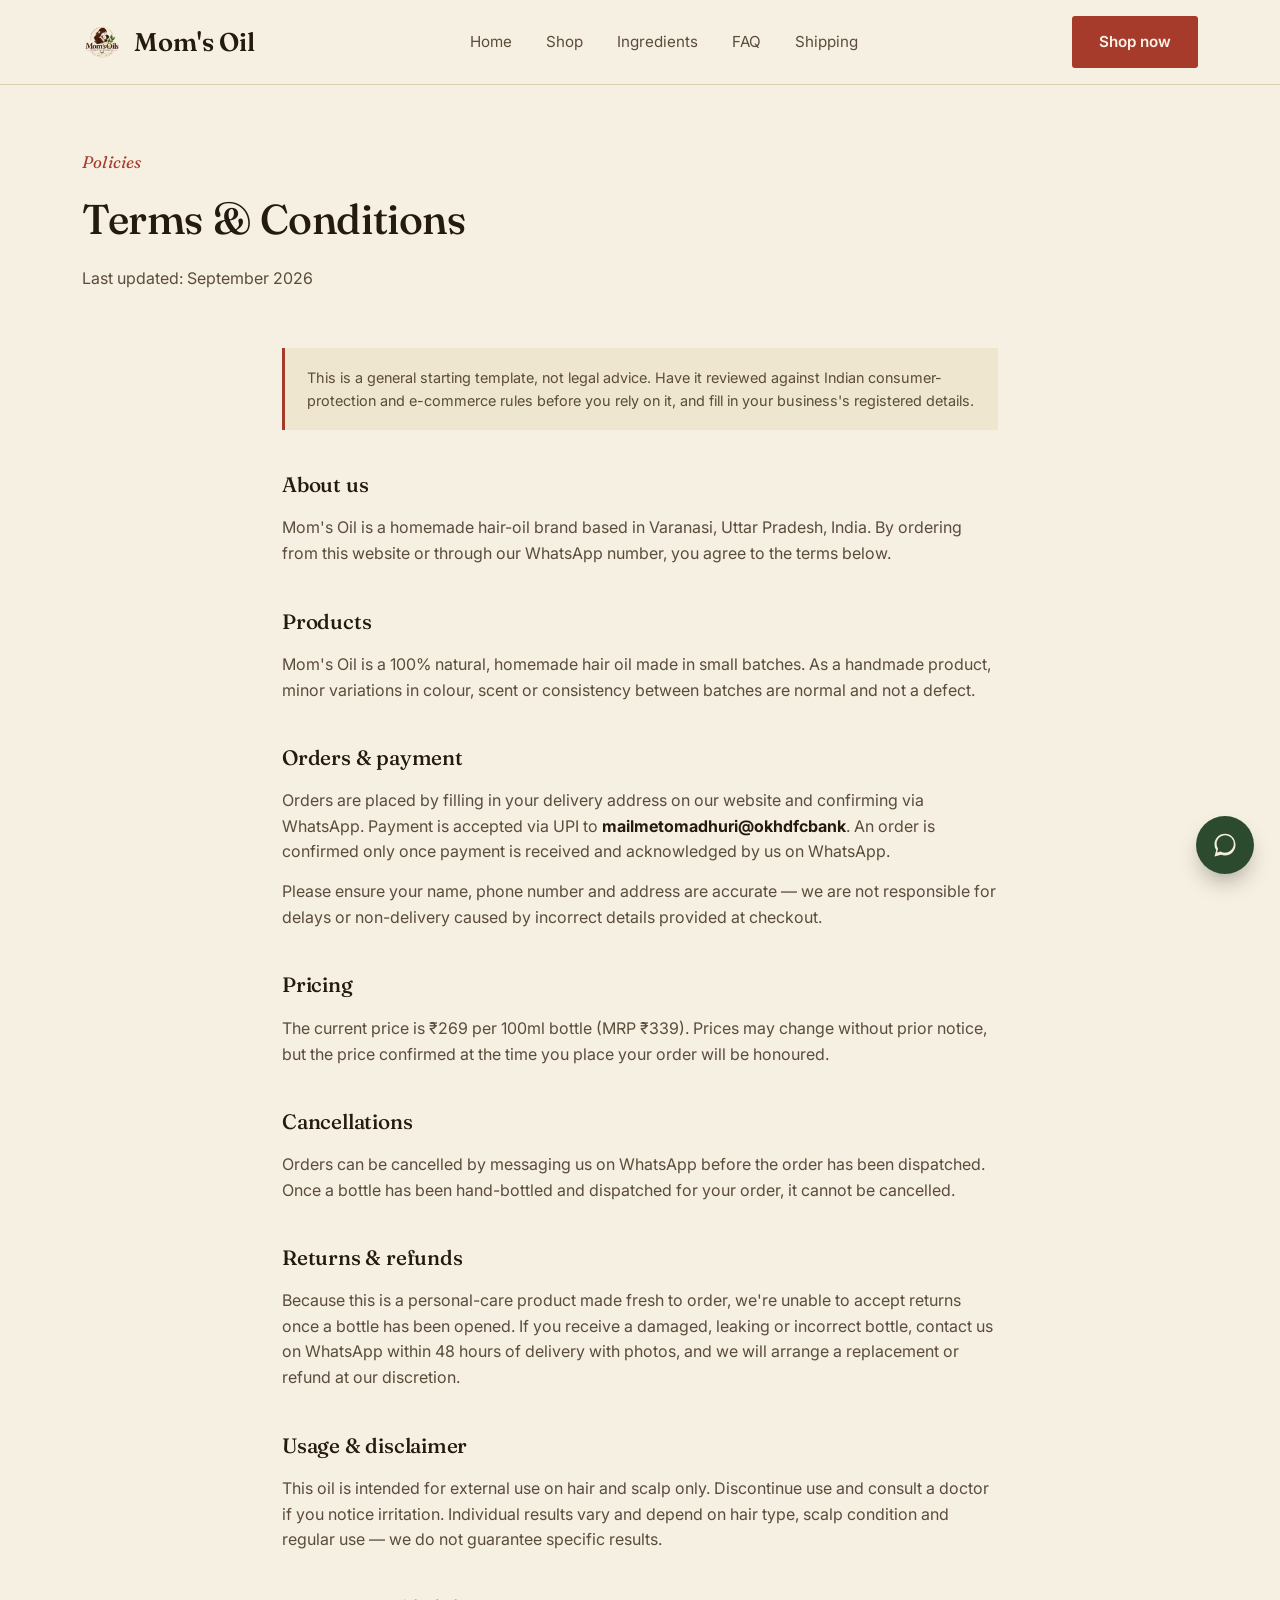
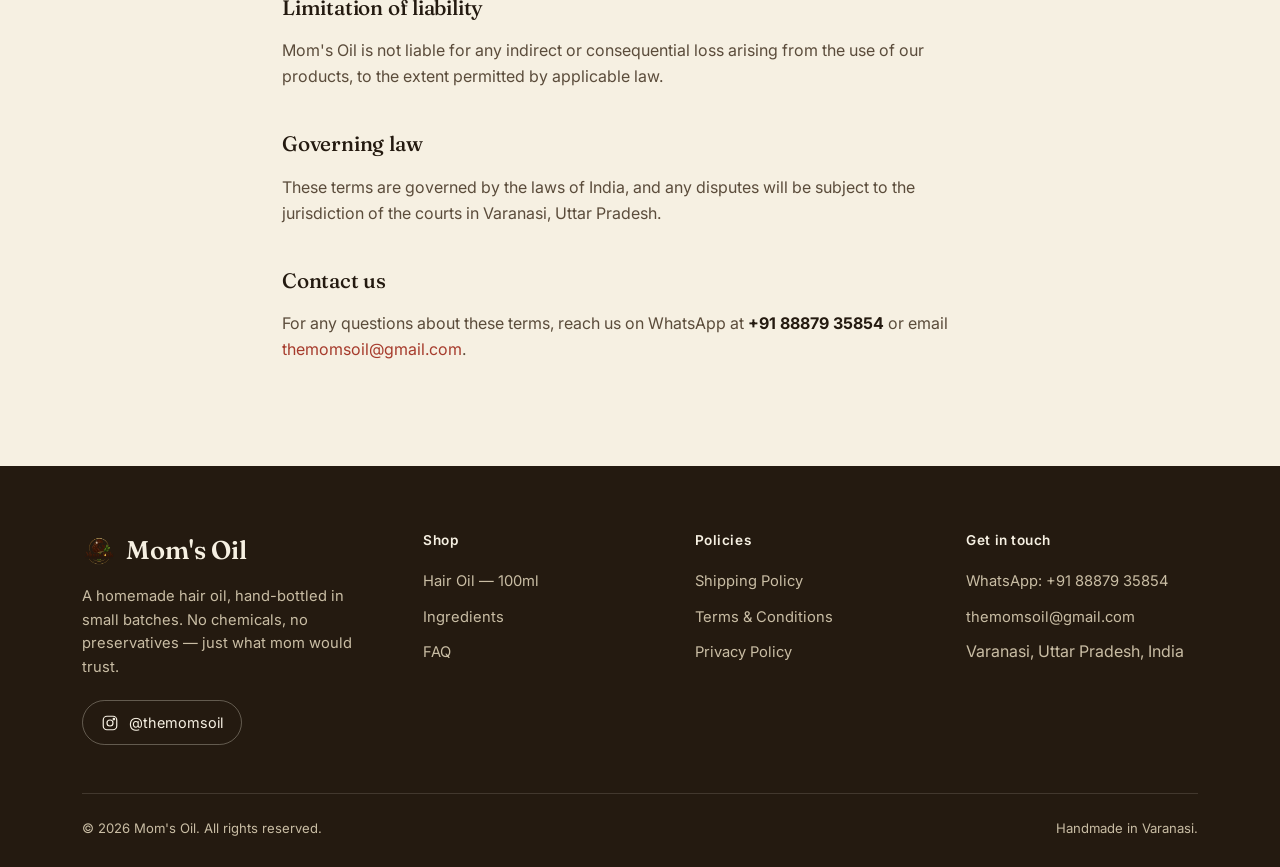
<file: terms-and-conditions.html>
<!DOCTYPE html>
<html lang="en">

<head>
  <meta charset="UTF-8">
  <meta name="viewport" content="width=device-width, initial-scale=1.0">
  <title>Terms &amp; Conditions — Mom's Oil</title>
  <link rel="icon" type="image/png" href="assets/favicon.png">
  <link rel="stylesheet" href="css/style.css">
</head>

<body>

  <header class="site-header">
    <div class="wrap">
      <a href="index.html" class="brand"><img src="assets/logo.png" alt="Mom's Oil logo" class="brand-logo"><span
          class="brand-mark">Mom's&nbsp;Oil</span></a>
      <nav class="main-nav" id="main-nav">
        <ul>
          <li><a href="index.html">Home</a></li>
          <li><a href="product.html">Shop</a></li>
          <li><a href="index.html#ingredients">Ingredients</a></li>
          <li><a href="index.html#faq">FAQ</a></li>
          <li><a href="shipping-policy.html">Shipping</a></li>
        </ul>
      </nav>
      <div class="header-actions">
        <a class="btn btn-primary" href="product.html"><span>Shop now</span></a>
        <button class="menu-toggle" id="menu-toggle" aria-label="Toggle menu"
          aria-expanded="false"><span></span><span></span><span></span></button>
      </div>
    </div>
  </header>

  <main>
    <section class="legal-hero">
      <div class="wrap">
        <span class="eyebrow">Policies</span>
        <h1 style="margin-top:10px;">Terms &amp; Conditions</h1>
        <p>Last updated: September 2026</p>
      </div>
    </section>

    <section class="legal-body">
      <div class="wrap">
        <div class="legal-note">This is a general starting template, not legal advice. Have it reviewed against Indian
          consumer-protection and e-commerce rules before you rely on it, and fill in your business's registered
          details.</div>

        <h2>About us</h2>
        <p>Mom's Oil is a homemade hair-oil brand based in Varanasi, Uttar Pradesh, India. By ordering from this
          website or through our WhatsApp number, you agree to the terms below.</p>

        <h2>Products</h2>
        <p>Mom's Oil is a 100% natural, homemade hair oil made in small batches. As a handmade product, minor
          variations in colour, scent or consistency between batches are normal and not a defect.</p>

        <h2>Orders &amp; payment</h2>
        <p>Orders are placed by filling in your delivery address on our website and confirming via WhatsApp. Payment is
          accepted via UPI to <strong>mailmetomadhuri@okhdfcbank</strong>. An order is confirmed only once payment is received and
          acknowledged by us on WhatsApp.</p>
        <p>Please ensure your name, phone number and address are accurate — we are not responsible for delays or
          non-delivery caused by incorrect details provided at checkout.</p>

        <h2>Pricing</h2>
        <p>The current price is ₹269 per 100ml bottle (MRP ₹339). Prices may change without prior notice, but the price
          confirmed at the time you place your order will be honoured.</p>

        <h2>Cancellations</h2>
        <p>Orders can be cancelled by messaging us on WhatsApp before the order has been dispatched. Once a bottle has
          been hand-bottled and dispatched for your order, it cannot be cancelled.</p>

        <h2>Returns &amp; refunds</h2>
        <p>Because this is a personal-care product made fresh to order, we're unable to accept returns once a bottle has
          been opened. If you receive a damaged, leaking or incorrect bottle, contact us on WhatsApp within 48 hours of
          delivery with photos, and we will arrange a replacement or refund at our discretion.</p>

        <h2>Usage &amp; disclaimer</h2>
        <p>This oil is intended for external use on hair and scalp only. Discontinue use and consult a doctor if you
          notice irritation. Individual results vary and depend on hair type, scalp condition and regular use — we do
          not guarantee specific results.</p>

        <h2>Limitation of liability</h2>
        <p>Mom's Oil is not liable for any indirect or consequential loss arising from the use of our products, to the
          extent permitted by applicable law.</p>

        <h2>Governing law</h2>
        <p>These terms are governed by the laws of India, and any disputes will be subject to the jurisdiction of the
          courts in Varanasi, Uttar Pradesh.</p>

        <h2>Contact us</h2>
        <p>For any questions about these terms, reach us on WhatsApp at <strong>+91 88879 35854</strong> or email <a
            href="mailto:themomsoil@gmail.com" style="color:var(--hibiscus);">themomsoil@gmail.com</a>.</p>
      </div>
    </section>
  </main>

  <footer class="site-footer">
    <div class="wrap">
      <div class="footer-top">
        <div class="footer-brand">
          <div class="brand" style="justify-content:flex-start;">
            <img src="assets/logo.png" alt="Mom's Oil logo" class="brand-logo">
            <span class="brand-mark">Mom's&nbsp;Oil</span>
          </div>
          <p>A homemade hair oil, hand-bottled in small batches. No chemicals, no preservatives — just what mom would
            trust.</p>
          <a class="footer-social" href="https://instagram.com/themomsoil" target="_blank" rel="noopener">
            <svg viewBox="0 0 24 24" fill="none" stroke="currentColor" stroke-width="1.6">
              <rect x="3" y="3" width="18" height="18" rx="5" />
              <circle cx="12" cy="12" r="4" />
              <circle cx="17.2" cy="6.8" r="1" />
            </svg>
            @themomsoil
          </a>
        </div>
        <div class="footer-col">
          <h4>Shop</h4>
          <ul>
            <li><a href="product.html">Hair Oil — 100ml</a></li>
            <li><a href="index.html#ingredients">Ingredients</a></li>
            <li><a href="index.html#faq">FAQ</a></li>
          </ul>
        </div>
        <div class="footer-col">
          <h4>Policies</h4>
          <ul>
            <li><a href="shipping-policy.html">Shipping Policy</a></li>
            <li><a href="terms-and-conditions.html" class="active">Terms &amp; Conditions</a></li>
            <li><a href="privacy-policy.html">Privacy Policy</a></li>
          </ul>
        </div>
        <div class="footer-col">
          <h4>Get in touch</h4>
          <ul>
            <li><a href="https://wa.me/918887935854" target="_blank" rel="noopener">WhatsApp: +91 88879 35854</a></li>
            <li><a href="mailto:themomsoil@gmail.com">themomsoil@gmail.com</a></li>
            <li>Varanasi, Uttar Pradesh, India</li>
          </ul>
        </div>
      </div>
      <div class="footer-bottom">
        <span>© <span id="year"></span> Mom's Oil. All rights reserved.</span>
        <span>Handmade in Varanasi.</span>
      </div>
    </div>
  </footer>

  <a class="wa-float" href="https://wa.me/918887935854" target="_blank" rel="noopener" aria-label="Chat on WhatsApp">
    <svg viewBox="0 0 32 32" fill="#F3EEDD">
      <path
        d="M16.02 3C9.4 3 4 8.4 4 15.02c0 2.5.72 4.83 2 6.8L4 29l7.36-1.93a11.9 11.9 0 0 0 4.66.94h.01c6.62 0 12-5.4 12-12.02C28.03 8.4 22.65 3 16.02 3zm0 21.8c-1.55 0-3.06-.42-4.38-1.2l-.31-.19-4.37 1.15 1.17-4.26-.2-.33a9.7 9.7 0 0 1-1.5-5.19c0-5.4 4.4-9.8 9.8-9.8 2.62 0 5.08 1.02 6.93 2.87a9.72 9.72 0 0 1 2.86 6.93c0 5.4-4.4 9.8-9.8 9.8h-.2z" />
    </svg>
  </a>

  <script>document.getElementById('year').textContent = new Date().getFullYear();</script>
  <script src="js/main.js"></script>
</body>

</html>
</file>
<file: css/style.css>
/* ============================================================
   Mom's Oil — Design tokens
   A homemade-hair-oil brand: cream paper, bark brown, hibiscus
   red, olive leaf green. Warm, botanical, unhurried.
   ============================================================ */

@import url('https://fonts.googleapis.com/css2?family=Fraunces:ital,opsz,wght@0,9..144,300;0,9..144,400;0,9..144,500;0,9..144,600;1,9..144,400;1,9..144,500&family=Inter:wght@400;500;600;700&display=swap');

:root {
  --paper: #F6F0E2;
  --paper-2: #EFE6D0;
  --card: #FFFDF7;
  --ink: #2C2115;
  --ink-soft: #5B4C3B;
  --bark: #241A10;
  --olive: #4B5E36;
  --olive-dark: #37452A;
  --hibiscus: #A63B2C;
  --hibiscus-dark: #8B301F;
  --gold: #B08A4E;
  --line: #D9CDB2;

  --serif: 'Fraunces', Georgia, serif;
  --sans: 'Inter', -apple-system, BlinkMacSystemFont, 'Segoe UI', sans-serif;

  --container: 1180px;
  --radius: 3px;
  --shadow-soft: 0 18px 40px -22px rgba(44, 33, 21, 0.35);
}

* {
  box-sizing: border-box;
}

html {
  scroll-behavior: smooth;
}

body {
  margin: 0;
  background: var(--paper);
  color: var(--ink);
  font-family: var(--sans);
  font-size: 16px;
  line-height: 1.6;
  -webkit-font-smoothing: antialiased;
}

img {
  max-width: 100%;
  display: block;
}

a {
  color: inherit;
  text-decoration: none;
}

ul {
  margin: 0;
  padding: 0;
  list-style: none;
}

button {
  font-family: inherit;
  cursor: pointer;
}

input,
textarea {
  font-family: inherit;
}

.wrap {
  max-width: var(--container);
  margin: 0 auto;
  padding: 0 32px;
}

h1,
h2,
h3,
h4 {
  font-family: var(--serif);
  font-weight: 500;
  color: var(--bark);
  margin: 0;
  letter-spacing: -0.01em;
}

.eyebrow {
  font-family: var(--serif);
  font-style: italic;
  font-weight: 400;
  color: var(--hibiscus);
  font-size: 1.05rem;
  letter-spacing: 0.01em;
}

:focus-visible {
  outline: 2px solid var(--hibiscus);
  outline-offset: 3px;
}

@media (prefers-reduced-motion: reduce) {
  * {
    animation-duration: 0.01ms !important;
    animation-iteration-count: 1 !important;
    transition-duration: 0.01ms !important;
    scroll-behavior: auto !important;
  }
}

.reveal {
  opacity: 0;
  transform: translateY(24px);
  transition: opacity .7s ease var(--reveal-delay, 0ms), transform .7s cubic-bezier(.2, .7, .2, 1) var(--reveal-delay, 0ms);
  will-change: opacity, transform;
}

.reveal.is-visible {
  opacity: 1;
  transform: none;
}

@media (prefers-reduced-motion: reduce) {

  .reveal,
  .reveal.is-visible {
    opacity: 1;
    transform: none;
    transition: none;
  }
}

/* ---------- Header ---------- */
.site-header {
  position: sticky;
  top: 0;
  z-index: 50;
  background: rgba(246, 240, 226, 0.92);
  backdrop-filter: blur(8px);
  border-bottom: 1px solid var(--line);
}

.site-header .wrap {
  display: flex;
  align-items: center;
  justify-content: space-between;
  height: 84px;
}

.brand {
  display: flex;
  align-items: center;
  gap: 12px;
}

.brand-logo {
  width: 40px;
  height: 40px;
  flex-shrink: 0;
}

.brand-mark {
  font-family: var(--serif);
  font-size: 1.6rem;
  font-weight: 600;
  color: var(--bark);
}

.footer-brand .brand {
  gap: 10px;
}

.footer-brand .brand-logo {
  width: 34px;
  height: 34px;
}

.brand-tag {
  display: none;
}

nav.main-nav ul {
  display: flex;
  gap: 34px;
  align-items: center;
}

nav.main-nav a {
  font-size: 0.95rem;
  color: var(--ink-soft);
  transition: color .2s ease;
  position: relative;
}

nav.main-nav a:hover {
  color: var(--hibiscus);
}

nav.main-nav a.active {
  color: var(--bark);
  font-weight: 600;
}

.header-actions {
  display: flex;
  align-items: center;
  gap: 14px;
}

.btn {
  display: inline-flex;
  align-items: center;
  gap: 8px;
  padding: 13px 26px;
  border-radius: var(--radius);
  font-size: 0.95rem;
  font-weight: 600;
  border: 1px solid transparent;
  transition: transform .18s ease, box-shadow .18s ease, background .18s ease, color .18s ease;
  white-space: nowrap;
}

.btn-primary {
  background: var(--hibiscus);
  color: #FBF3E7;
}

.btn-primary:hover {
  background: var(--hibiscus-dark);
  box-shadow: var(--shadow-soft);
}

.btn-outline {
  background: transparent;
  border-color: var(--bark);
  color: var(--bark);
}

.btn-outline:hover {
  background: var(--bark);
  color: var(--paper);
}

.btn-whatsapp {
  background: #2C4A2E;
  color: #F3EEDD;
}

.btn-whatsapp:hover {
  background: #203620;
}

.btn-block {
  width: 100%;
  justify-content: center;
}

.btn svg {
  width: 18px;
  height: 18px;
  flex-shrink: 0;
}

.menu-toggle {
  display: none;
  background: none;
  border: none;
  width: 34px;
  height: 34px;
}

.menu-toggle span {
  display: block;
  width: 22px;
  height: 2px;
  background: var(--bark);
  margin: 5px auto;
  transition: .2s;
}

/* ---------- Hero ---------- */
.hero {
  position: relative;
  overflow: hidden;
  padding: 64px 0 40px;
}

.hero .wrap {
  display: grid;
  grid-template-columns: 1.05fr 0.95fr;
  gap: 56px;
  align-items: center;
}

.hero-copy .eyebrow {
  display: block;
  margin-bottom: 18px;
}

.hero-copy h1 {
  font-size: clamp(2.6rem, 4.2vw, 3.6rem);
  line-height: 1.08;
}

.hero-copy p.lede {
  margin: 22px 0 30px;
  max-width: 46ch;
  color: var(--ink-soft);
  font-size: 1.08rem;
}

.hero-actions {
  display: flex;
  gap: 16px;
  flex-wrap: wrap;
  margin-bottom: 30px;
}

.hero-trust {
  display: flex;
  gap: 26px;
  flex-wrap: wrap;
  padding-top: 26px;
  border-top: 1px solid var(--line);
}

.hero-trust div {
  font-size: 0.85rem;
  color: var(--ink-soft);
}

.hero-trust strong {
  display: block;
  font-family: var(--serif);
  font-size: 1.3rem;
  color: var(--bark);
  font-weight: 600;
}

.hero-visual {
  position: relative;
  display: flex;
  justify-content: center;
  min-width: 0;
}

.hero-visual .backdrop {
  position: absolute;
  inset: 0;
  margin: auto;
  width: 86%;
  aspect-ratio: 1;
  border-radius: 50%;
  background: radial-gradient(circle at 35% 30%, #EFE3C4, #E4D6AE 60%, #D8C793 100%);
}

.hero-visual img {
  position: relative;
  width: min(100%, 340px);
  height: auto;
  object-fit: contain;
  filter: drop-shadow(0 30px 40px rgba(36, 26, 16, 0.35));
}

.leaf-decor {
  position: absolute;
  opacity: 0.9;
}

.leaf-decor.l1 {
  top: 6%;
  left: -2%;
  width: 120px;
  transform: rotate(-18deg);
}

.leaf-decor.l2 {
  bottom: 2%;
  right: -4%;
  width: 150px;
  transform: rotate(12deg);
}

/* ---------- Sections ---------- */
section {
  padding: 88px 0;
}

.section-head {
  max-width: 640px;
  margin-bottom: 52px;
}

.section-head.center {
  margin-left: auto;
  margin-right: auto;
  text-align: center;
}

.section-head .eyebrow {
  display: block;
  margin-bottom: 12px;
}

.section-head h2 {
  font-size: clamp(1.9rem, 3vw, 2.5rem);
  line-height: 1.15;
}

.section-head p {
  margin-top: 16px;
  color: var(--ink-soft);
  font-size: 1.05rem;
}

.divider-botanical {
  display: flex;
  align-items: center;
  justify-content: center;
  gap: 16px;
  margin: 0 0 60px;
  color: var(--olive);
}

.divider-botanical::before,
.divider-botanical::after {
  content: '';
  height: 1px;
  width: 120px;
  background: var(--line);
}

/* ---------- Story ---------- */
.story {
  background: var(--paper-2);
}

.story .wrap {
  display: grid;
  grid-template-columns: 0.85fr 1.15fr;
  gap: 64px;
  align-items: center;
}

.story-art {
  position: relative;
  aspect-ratio: 4/5;
  border-radius: 4px;
  background: linear-gradient(160deg, #EFE3C4, #D9C89B);
  display: flex;
  align-items: center;
  justify-content: center;
  padding: 40px;
}

.story-art svg {
  width: 100%;
  height: 100%;
}

.story-copy p {
  color: var(--ink-soft);
  margin: 0 0 18px;
  max-width: 58ch;
}

.story-copy p:last-child {
  margin-bottom: 0;
}

.story-copy .signature {
  margin-top: 28px;
  font-family: var(--serif);
  font-style: italic;
  font-size: 1.15rem;
  color: var(--bark);
}

/* ---------- Ingredients ---------- */
.ingredients-grid {
  display: grid;
  grid-template-columns: repeat(3, 1fr);
  gap: 1px;
  background: var(--line);
  border: 1px solid var(--line);
}

.ingredient-card {
  background: var(--card);
  padding: 34px 26px;
  text-align: left;
}

.ingredient-card .icon {
  width: 46px;
  height: 46px;
  margin-bottom: 18px;
  color: var(--olive);
}

.ingredient-card h3 {
  font-size: 1.15rem;
  margin-bottom: 8px;
}

.ingredient-card p {
  color: var(--ink-soft);
  font-size: 0.92rem;
  margin: 0;
}

.ingredient-card.secret {
  grid-column: 1 / -1;
  background: var(--bark);
  color: var(--paper);
  display: flex;
  align-items: center;
  gap: 24px;
  padding: 30px 32px;
}

.ingredient-card.secret .icon {
  margin-bottom: 0;
}

.ingredient-card.secret h3 {
  color: var(--paper);
  margin-bottom: 4px;
}

.ingredient-card.secret .icon {
  color: var(--gold);
}

.ingredient-card.secret p {
  color: #C9BDA4;
  margin: 0;
}

/* ---------- Benefits ---------- */
.benefits {
  background: var(--bark);
  color: var(--paper);
}

.benefits .section-head h2,
.benefits .section-head .eyebrow {
  color: var(--paper);
}

.benefits .eyebrow {
  color: #D8A588;
}

.benefits .section-head p {
  color: #C9BDA4;
}

.benefits-row {
  display: grid;
  grid-template-columns: repeat(3, 1fr);
  gap: 1px;
  background: rgba(246, 240, 226, 0.14);
}

.benefit {
  padding: 38px 30px;
  background: var(--bark);
}

.benefit .num {
  font-family: var(--serif);
  font-style: italic;
  color: #D8A588;
  font-size: 1rem;
  margin-bottom: 14px;
  display: block;
}

.benefit h3 {
  color: var(--paper);
  font-size: 1.25rem;
  margin-bottom: 10px;
}

.benefit p {
  color: #C9BDA4;
  margin: 0;
  font-size: 0.95rem;
}

/* ---------- Product teaser / CTA band ---------- */
.cta-band {
  background: var(--olive);
  color: #F3EEDD;
}

.cta-band .wrap {
  display: flex;
  align-items: center;
  justify-content: space-between;
  gap: 40px;
  flex-wrap: wrap;
}

.cta-band h2 {
  color: #F3EEDD;
  font-size: clamp(1.8rem, 3vw, 2.3rem);
  max-width: 520px;
}

.cta-band p {
  color: #DCE3C9;
  margin-top: 10px;
  max-width: 46ch;
}

.cta-band .btn-primary {
  background: var(--hibiscus);
}

/* ---------- How to order ---------- */
.how-it-works ol {
  counter-reset: step;
  display: grid;
  grid-template-columns: repeat(2, 1fr);
  gap: 40px;
  max-width: 760px;
  margin: 0 auto;
}

.how-it-works .section-head {
  margin-bottom: 42px;
}

.how-it-works li {
  counter-increment: step;
  position: relative;
  padding-top: 8px;
  border-top: 2px solid var(--olive);
}

.how-it-works li::before {
  content: counter(step, decimal-leading-zero);
  display: block;
  font-family: var(--serif);
  font-style: italic;
  color: var(--hibiscus);
  font-size: 1.05rem;
  margin-bottom: 14px;
}

.how-it-works h3 {
  font-size: 1.2rem;
  margin-bottom: 8px;
}

.how-it-works p {
  color: var(--ink-soft);
  font-size: 0.95rem;
  margin: 0;
}

/* ---------- FAQ ---------- */
.faq-list {
  max-width: 760px;
}

.faq-item {
  border-bottom: 1px solid var(--line);
}

.faq-item summary {
  padding: 22px 4px;
  font-family: var(--serif);
  font-size: 1.08rem;
  font-weight: 500;
  cursor: pointer;
  display: flex;
  align-items: center;
  justify-content: space-between;
  color: var(--bark);
  list-style: none;
}

.faq-item summary::-webkit-details-marker {
  display: none;
}

.faq-item summary::after {
  content: '+';
  font-size: 1.4rem;
  color: var(--hibiscus);
  font-weight: 400;
  transition: transform .2s ease;
}

.faq-item[open] summary::after {
  transform: rotate(45deg);
}

.faq-item p {
  padding: 0 4px 24px;
  color: var(--ink-soft);
  max-width: 64ch;
  margin: 0;
}

/* ---------- Footer ---------- */
footer.site-footer {
  background: var(--bark);
  color: #C9BDA4;
  padding: 64px 0 28px;
}

.footer-top {
  display: grid;
  grid-template-columns: 1.3fr 1fr 1fr 1fr;
  gap: 40px;
  padding-bottom: 48px;
  border-bottom: 1px solid rgba(246, 240, 226, 0.14);
}

.footer-brand .brand-mark {
  color: var(--paper);
}

.footer-brand p {
  margin-top: 14px;
  max-width: 32ch;
  font-size: 0.92rem;
}

.footer-col h4 {
  color: var(--paper);
  font-size: 0.85rem;
  letter-spacing: 0.04em;
  margin-bottom: 16px;
  font-family: var(--sans);
  font-weight: 600;
}

.footer-col li {
  margin-bottom: 10px;
}

.footer-col a {
  font-size: 0.92rem;
  transition: color .2s ease;
}

.footer-col a:hover {
  color: var(--paper);
}

.footer-social {
  display: inline-flex;
  align-items: center;
  gap: 10px;
  margin-top: 6px;
  padding: 10px 18px;
  border: 1px solid rgba(246, 240, 226, 0.3);
  border-radius: 30px;
  font-size: 0.9rem;
  color: var(--paper);
  transition: .2s ease;
}

.footer-social:hover {
  background: var(--paper);
  color: var(--bark);
}

.footer-social svg {
  width: 18px;
  height: 18px;
}

.footer-bottom {
  display: flex;
  justify-content: space-between;
  align-items: center;
  flex-wrap: wrap;
  gap: 12px;
  padding-top: 24px;
  font-size: 0.82rem;
}

/* ---------- Product page ---------- */
.product-hero {
  padding: 56px 0 90px;
}

.product-hero .wrap {
  display: grid;
  grid-template-columns: 0.95fr 1.05fr;
  gap: 64px;
}

.product-gallery {
  position: sticky;
  top: 110px;
  align-self: start;
}

.product-gallery .frame {
  background: radial-gradient(circle at 35% 25%, #EFE3C4, #DED09E 70%);
  border-radius: 4px;
  aspect-ratio: 2 / 3;
  min-height: 420px;
  padding: 28px;
  display: flex;
  justify-content: center;
  align-items: center;
  overflow: hidden;
}

.product-gallery .frame img {
  width: min(100%, 360px);
  height: 100%;
  object-fit: contain;
  filter: drop-shadow(0 24px 30px rgba(36, 26, 16, .32));
}

.product-gallery .thumbs {
  display: flex;
  gap: 12px;
  margin-top: 18px;
}

.product-gallery .thumbs button {
  width: 64px;
  height: 64px;
  padding: 8px;
  background: var(--card);
  border: 1px solid var(--line);
  border-radius: 4px;
  transition: border-color .2s ease;
}

.product-gallery .thumbs button.active {
  border-color: var(--hibiscus);
}

.product-gallery .thumbs img {
  width: 100%;
  height: 100%;
  object-fit: contain;
}

.product-gallery .badges {
  display: flex;
  gap: 10px;
  margin-top: 20px;
  flex-wrap: wrap;
}

.pbadge {
  border: 1px solid var(--line);
  padding: 8px 14px;
  border-radius: 30px;
  font-size: 0.8rem;
  color: var(--ink-soft);
}

.product-info .eyebrow {
  display: block;
  margin-bottom: 10px;
}

.product-info h1 {
  font-size: clamp(2rem, 3.6vw, 2.7rem);
  margin-bottom: 14px;
}

.product-info .qty-line {
  color: var(--ink-soft);
  margin-bottom: 22px;
}

.price-row {
  display: flex;
  align-items: baseline;
  gap: 14px;
  margin-bottom: 6px;
}

.price-row .price {
  font-family: var(--serif);
  font-size: 2.1rem;
  color: var(--hibiscus);
  font-weight: 600;
}

.price-row .mrp {
  font-size: 1.15rem;
  color: var(--ink-soft);
  text-decoration: line-through;
}

.price-row .off {
  background: var(--olive);
  color: #F3EEDD;
  font-size: 0.78rem;
  font-weight: 700;
  padding: 5px 10px;
  border-radius: 3px;
}

.price-note {
  font-size: 0.85rem;
  color: var(--ink-soft);
  margin-bottom: 28px;
}

.ingredient-tags {
  display: flex;
  flex-wrap: wrap;
  gap: 10px;
  margin: 26px 0 30px;
}

.ingredient-tags span {
  border: 1px solid var(--line);
  background: var(--card);
  padding: 8px 14px;
  border-radius: 30px;
  font-size: 0.85rem;
  color: var(--ink-soft);
}

.ingredient-tags span.secret {
  border-color: var(--hibiscus);
  color: var(--hibiscus);
  font-style: italic;
  font-family: var(--serif);
}

.product-actions {
  display: flex;
  gap: 16px;
  margin-bottom: 34px;
  flex-wrap: wrap;
}

.upi-box {
  background: var(--card);
  border: 1px solid var(--line);
  border-radius: 4px;
  padding: 22px 24px;
  margin-bottom: 34px;
}

.upi-box .row {
  display: flex;
  align-items: center;
  justify-content: space-between;
  gap: 12px;
  flex-wrap: wrap;
}

.upi-box .label {
  font-size: 0.82rem;
  color: var(--ink-soft);
  margin-bottom: 4px;
}

.upi-box .value {
  font-family: var(--serif);
  font-size: 1.15rem;
  color: var(--bark);
}

.copy-btn {
  border: 1px solid var(--bark);
  background: transparent;
  padding: 9px 16px;
  border-radius: 30px;
  font-size: 0.82rem;
  font-weight: 600;
  color: var(--bark);
  transition: .2s ease;
}

.copy-btn:hover {
  background: var(--bark);
  color: var(--paper);
}

.upi-box p.note {
  margin: 14px 0 0;
  font-size: 0.85rem;
  color: var(--ink-soft);
}

.accordion-block {
  border-top: 1px solid var(--line);
}

.accordion-block summary {
  padding: 18px 2px;
  font-family: var(--serif);
  font-size: 1.02rem;
  cursor: pointer;
  display: flex;
  justify-content: space-between;
  color: var(--bark);
  list-style: none;
}

.accordion-block summary::-webkit-details-marker {
  display: none;
}

.accordion-block summary::after {
  content: '+';
  color: var(--hibiscus);
  font-size: 1.3rem;
}

.accordion-block[open] summary::after {
  content: '–';
}

.accordion-block p,
.accordion-block ul {
  padding: 0 2px 20px;
  color: var(--ink-soft);
  font-size: 0.94rem;
}

.accordion-block ul {
  padding-left: 20px;
  list-style: disc;
}

.accordion-block li {
  margin-bottom: 6px;
}

/* ---------- Order form ---------- */
.order-section {
  background: var(--paper-2);
}

.order-wrap {
  max-width: 640px;
  margin: 0 auto;
  background: var(--card);
  border: 1px solid var(--line);
  border-radius: 4px;
  padding: 48px;
}

.order-wrap .steps {
  display: flex;
  gap: 22px;
  margin-bottom: 30px;
  font-size: 0.85rem;
  color: var(--ink-soft);
}

.order-wrap .steps b {
  color: var(--hibiscus);
}

.field {
  margin-bottom: 20px;
}

.field label {
  display: block;
  font-size: 0.85rem;
  font-weight: 600;
  color: var(--bark);
  margin-bottom: 8px;
}

.field label .opt {
  font-weight: 400;
  color: var(--ink-soft);
}

.field input,
.field textarea,
.field select {
  width: 100%;
  padding: 13px 14px;
  border: 1px solid var(--line);
  border-radius: 3px;
  background: #FFFEFB;
  font-size: 0.95rem;
  color: var(--ink);
  transition: border-color .2s ease;
}

.field input:focus,
.field textarea:focus,
.field select:focus {
  border-color: var(--hibiscus);
  outline: none;
}

.field-row {
  display: grid;
  grid-template-columns: 1fr 1fr;
  gap: 18px;
}

.field textarea {
  resize: vertical;
  min-height: 88px;
}

.field-error {
  font-size: 0.8rem;
  color: var(--hibiscus);
  margin-top: 6px;
  display: none;
}

.field.invalid input,
.field.invalid textarea {
  border-color: var(--hibiscus);
}

.field.invalid .field-error {
  display: block;
}

.order-summary {
  background: var(--paper-2);
  border-radius: 3px;
  padding: 18px 20px;
  margin: 26px 0;
  font-size: 0.92rem;
}

.order-summary .row {
  display: flex;
  justify-content: space-between;
  padding: 4px 0;
  color: var(--ink-soft);
}

.order-summary .row.total {
  color: var(--bark);
  font-weight: 700;
  padding-top: 10px;
  margin-top: 6px;
  border-top: 1px solid var(--line);
}

.order-summary .row.discount-row {
  color: var(--olive);
  font-weight: 600;
}

.order-summary .row.discount-row[hidden] {
  display: none;
}

.form-note {
  font-size: 0.82rem;
  color: var(--ink-soft);
  margin-top: 16px;
  text-align: center;
}

.form-success {
  display: none;
  background: var(--olive);
  color: #F3EEDD;
  border-radius: 3px;
  padding: 20px 22px;
  margin-bottom: 24px;
  font-size: 0.92rem;
}

.form-success.show {
  display: block;
}

/* ---------- Two-step order flow ---------- */
.order-step {
  display: none;
}

.order-step.active {
  display: block;
}

.steps span.step-indicator {
  color: var(--ink-soft);
  transition: color .2s ease;
}

.steps span.step-indicator b {
  color: var(--line);
  transition: color .2s ease;
}

.steps span.step-indicator.active,
.steps span.step-indicator.done {
  color: var(--bark);
  font-weight: 600;
}

.steps span.step-indicator.active b,
.steps span.step-indicator.done b {
  color: var(--hibiscus);
}

.step-back {
  background: none;
  border: none;
  padding: 0;
  margin-bottom: 22px;
  font-size: 0.85rem;
  font-weight: 600;
  color: var(--ink-soft);
  display: inline-flex;
  align-items: center;
  gap: 6px;
}

.step-back:hover {
  color: var(--hibiscus);
}

.qr-box {
  background: var(--paper-2);
  border: 1px solid var(--line);
  border-radius: 4px;
  padding: 26px;
  margin: 22px 0 0;
  text-align: center;
}

.qr-box img {
  width: 180px;
  height: 180px;
  margin: 0 auto 14px;
  background: #FFFEFB;
  padding: 10px;
  border-radius: 3px;
  border: 1px solid var(--line);
}

.qr-canvas {
  width: 200px;
  height: 200px;
  margin: 0 auto 14px;
  background: #FFFEFB;
  padding: 10px;
  border-radius: 3px;
  border: 1px solid var(--line);
  display: flex;
  align-items: center;
  justify-content: center;
}

.qr-canvas img,
.qr-canvas canvas {
  width: 100%;
  height: 100%;
  image-rendering: pixelated;
}

.qr-box p {
  margin: 0;
  font-size: 0.85rem;
  color: var(--ink-soft);
}

.upi-divider {
  display: flex;
  align-items: center;
  gap: 14px;
  margin: 24px 0;
  font-size: 0.78rem;
  letter-spacing: 0.02em;
  text-transform: uppercase;
  color: var(--ink-soft);
}

.upi-divider::before,
.upi-divider::after {
  content: '';
  flex: 1;
  height: 1px;
  background: var(--line);
}

/* ---------- Reviews strip (product page) ---------- */
.trust-strip {
  display: grid;
  grid-template-columns: repeat(3, 1fr);
  gap: 1px;
  background: var(--line);
  border: 1px solid var(--line);
  margin-top: 60px;
}

.trust-strip div {
  background: var(--card);
  padding: 26px;
  text-align: center;
}

.trust-strip strong {
  display: block;
  font-family: var(--serif);
  font-size: 1.4rem;
  color: var(--bark);
}

.trust-strip span {
  font-size: 0.82rem;
  color: var(--ink-soft);
}

/* ---------- Legal pages ---------- */
.legal-hero {
  padding: 64px 0 20px;
}

.legal-hero h1 {
  font-size: clamp(2rem, 3.4vw, 2.6rem);
}

.legal-hero p {
  color: var(--ink-soft);
  margin-top: 14px;
}

.legal-body {
  padding: 20px 0 90px;
}

.legal-body .wrap {
  max-width: 780px;
}

.legal-body h2 {
  font-size: 1.3rem;
  margin: 38px 0 14px;
}

.legal-body h2:first-child {
  margin-top: 0;
}

.legal-body p,
.legal-body li {
  color: var(--ink-soft);
  margin: 0 0 14px;
}

.legal-body ul {
  padding-left: 22px;
  list-style: disc;
}

.legal-body li {
  margin-bottom: 8px;
}

.legal-body strong {
  color: var(--bark);
}

.legal-note {
  background: var(--paper-2);
  border-left: 3px solid var(--hibiscus);
  padding: 18px 22px;
  font-size: 0.9rem;
  color: var(--ink-soft);
  margin-bottom: 38px;
}

/* ---------- WhatsApp float ---------- */
.wa-float {
  position: fixed;
  bottom: 26px;
  right: 26px;
  z-index: 60;
  width: 58px;
  height: 58px;
  border-radius: 50%;
  background: #2C4A2E;
  display: flex;
  align-items: center;
  justify-content: center;
  box-shadow: 0 12px 24px -8px rgba(0, 0, 0, 0.4);
  transition: transform .2s ease;
}

.wa-float:hover {
  transform: scale(1.08);
}

.wa-float svg {
  width: 28px;
  height: 28px;
}

/* ---------- Responsive ---------- */
@media (max-width:980px) {

  .hero .wrap,
  .story .wrap,
  .product-hero .wrap {
    grid-template-columns: 1fr;
  }

  .hero-visual {
    order: -1;
  }

  .ingredients-grid {
    grid-template-columns: repeat(2, 1fr);
  }

  .benefits-row,
  .how-it-works ol {
    grid-template-columns: 1fr;
  }

  .footer-top {
    grid-template-columns: 1fr 1fr;
  }

  .trust-strip {
    grid-template-columns: 1fr;
  }

  .product-gallery {
    position: static;
  }
}

@media (max-width:720px) {
  .wrap {
    padding-left: 20px;
    padding-right: 20px;
  }

  .site-header .wrap {
    height: 72px;
  }

  .brand {
    gap: 8px;
    min-width: 0;
  }

  .brand-mark {
    font-size: 1.25rem;
  }

  .header-actions {
    gap: 8px;
    flex-shrink: 0;
  }

  .header-actions .btn-primary {
    padding: 10px 12px;
    font-size: 0.82rem;
  }

  .hero {
    padding: 34px 0 28px;
  }

  .hero .wrap {
    gap: 30px;
  }

  .hero-visual img {
    width: min(78vw, 300px);
  }

  .leaf-decor {
    display: none;
  }

  .product-hero {
    padding: 28px 0 56px;
  }

  .product-hero .wrap {
    gap: 34px;
  }

  .product-gallery .frame {
    aspect-ratio: 4 / 5;
    min-height: 0;
    padding: 14px;
  }

  .product-gallery .frame img {
    width: min(100%, 280px);
  }

  .product-gallery .thumbs {
    margin-top: 14px;
  }

  .product-gallery .badges {
    margin-top: 16px;
  }

  nav.main-nav {
    position: fixed;
    top: 72px;
    right: 0;
    bottom: 0;
    left: 0;
    z-index: 55;
    height: calc(100dvh - 72px);
    background-color: var(--paper);
    padding: 30px 32px;
    overflow-y: auto;
    transform: translateY(-8px);
    opacity: 0;
    pointer-events: none;
    transition: opacity .2s ease, transform .2s ease;
  }

  nav.main-nav.open {
    opacity: 1;
    transform: translateY(0);
    pointer-events: auto;
  }

  body.nav-open {
    overflow: hidden;
  }

  nav.main-nav ul {
    flex-direction: column;
    align-items: flex-start;
    gap: 22px;
  }

  nav.main-nav a {
    font-size: 1.15rem;
  }

  .menu-toggle {
    display: block;
  }

  .ingredients-grid {
    grid-template-columns: 1fr;
  }

  .ingredient-card.secret {
    flex-direction: column;
    align-items: flex-start;
    text-align: left;
    gap: 14px;
  }

  .field-row {
    grid-template-columns: 1fr;
  }

  .order-wrap {
    padding: 30px 22px;
  }

  .footer-top {
    grid-template-columns: 1fr;
  }

  .cta-band .wrap {
    flex-direction: column;
    align-items: flex-start;
  }
}
</file>
